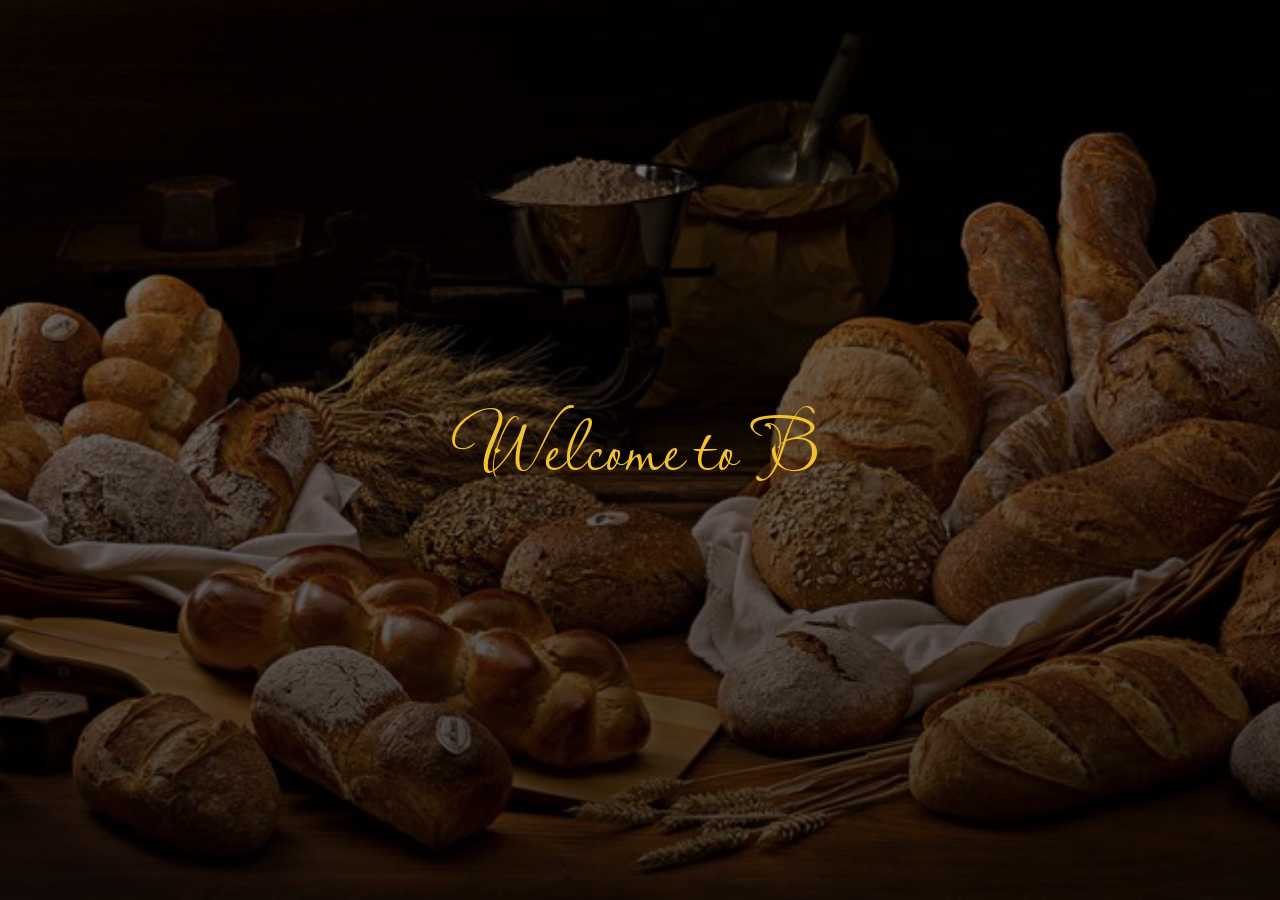
<file: index.html>
<!DOCTYPE html>
<html lang="en">

<head>
    <meta charset="UTF-8">
    <meta name="viewport" content="width=device-width, initial-scale=1.0">
    <title>Bread & Butter</title>
    <link rel="stylesheet" href="style.css">

</head>

<body>

    <div class="intro">

        <p id="typingText"></p>

        <a href="home.html">
            <button class="enter-btn">Click here to continue</button>
        </a>

    </div>

    <script>

        const text = "Welcome to Bread & Butter Bakery";
        let i = 0;

        function typeWriter() {

            if (i < text.length) {
                document.getElementById("typingText").innerHTML += text.charAt(i);
                i++;
                setTimeout(typeWriter, 80);
            }

            else {
                document.querySelector(".enter-btn").style.display = "inline-block";
            }

        }

        typeWriter();

        function enterSite() {
            window.location.href = "home.html";
        }

    </script>

</body>

</html>
</file>
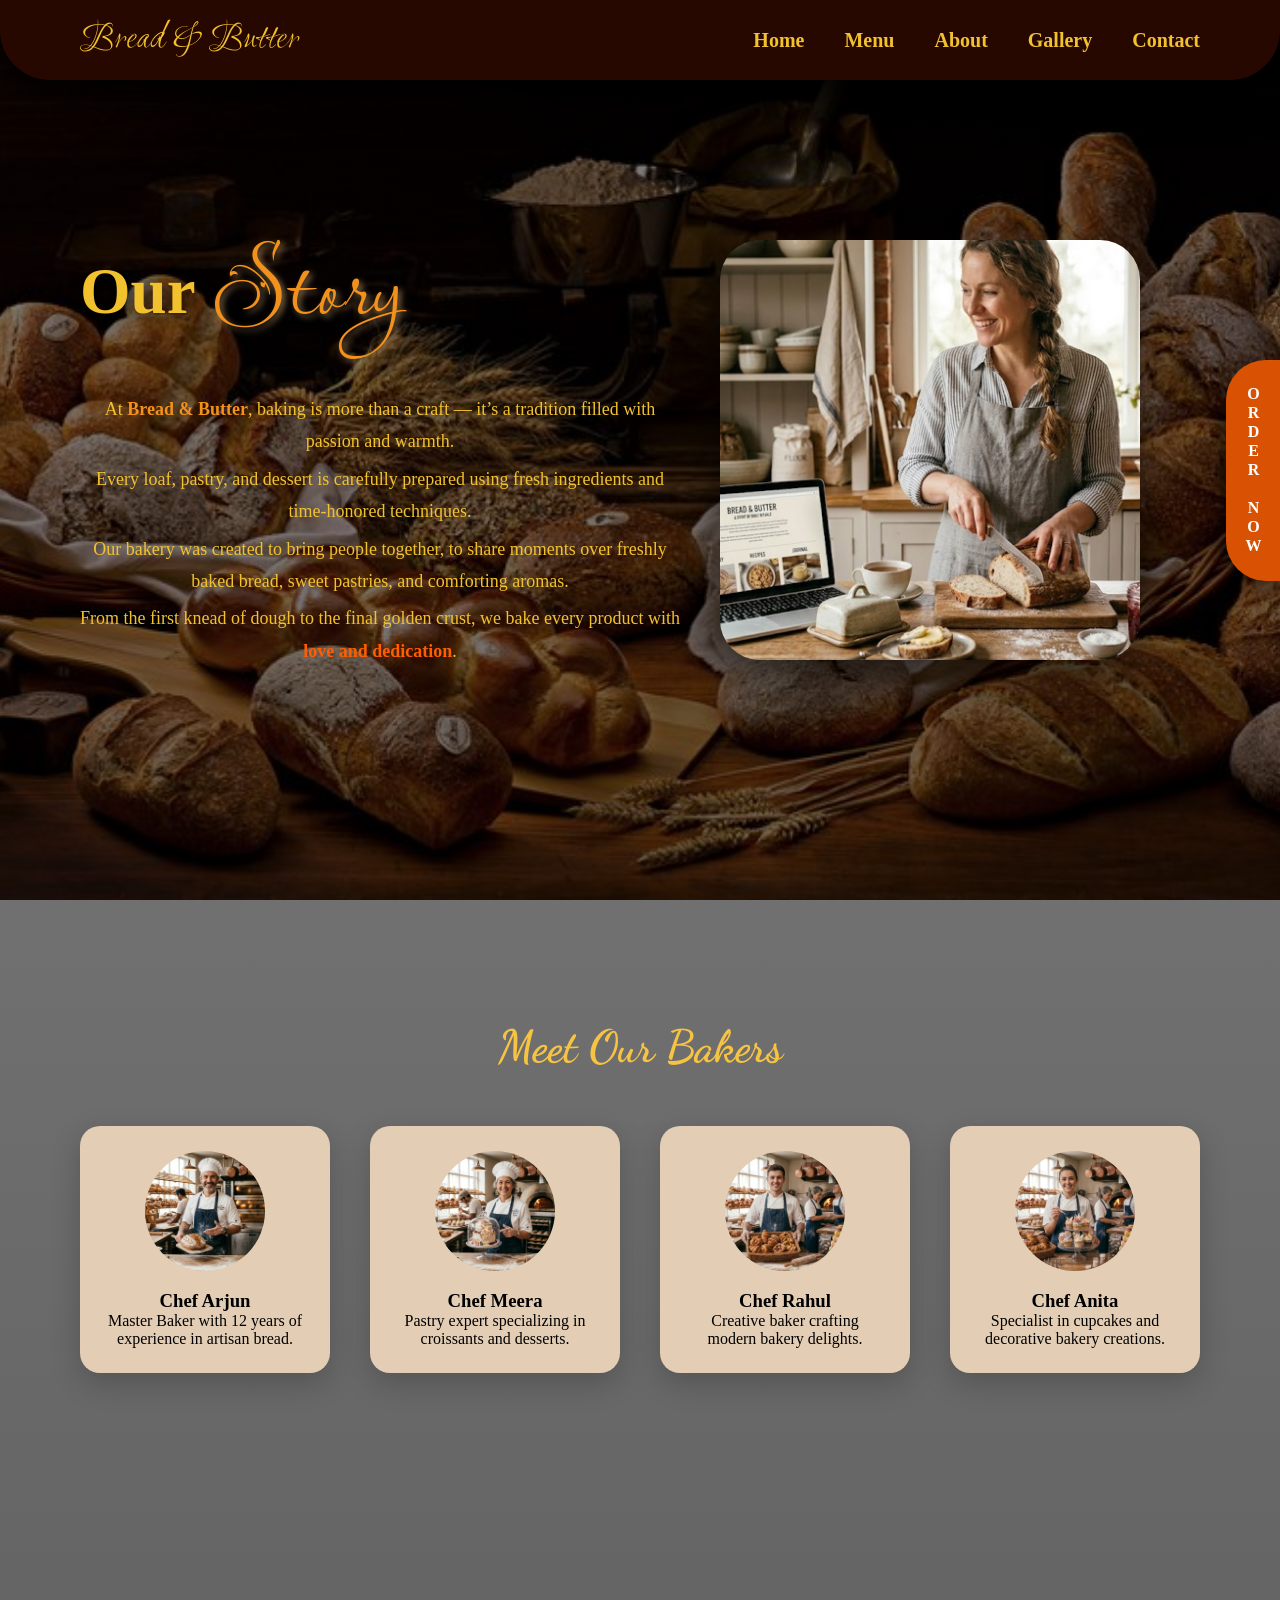
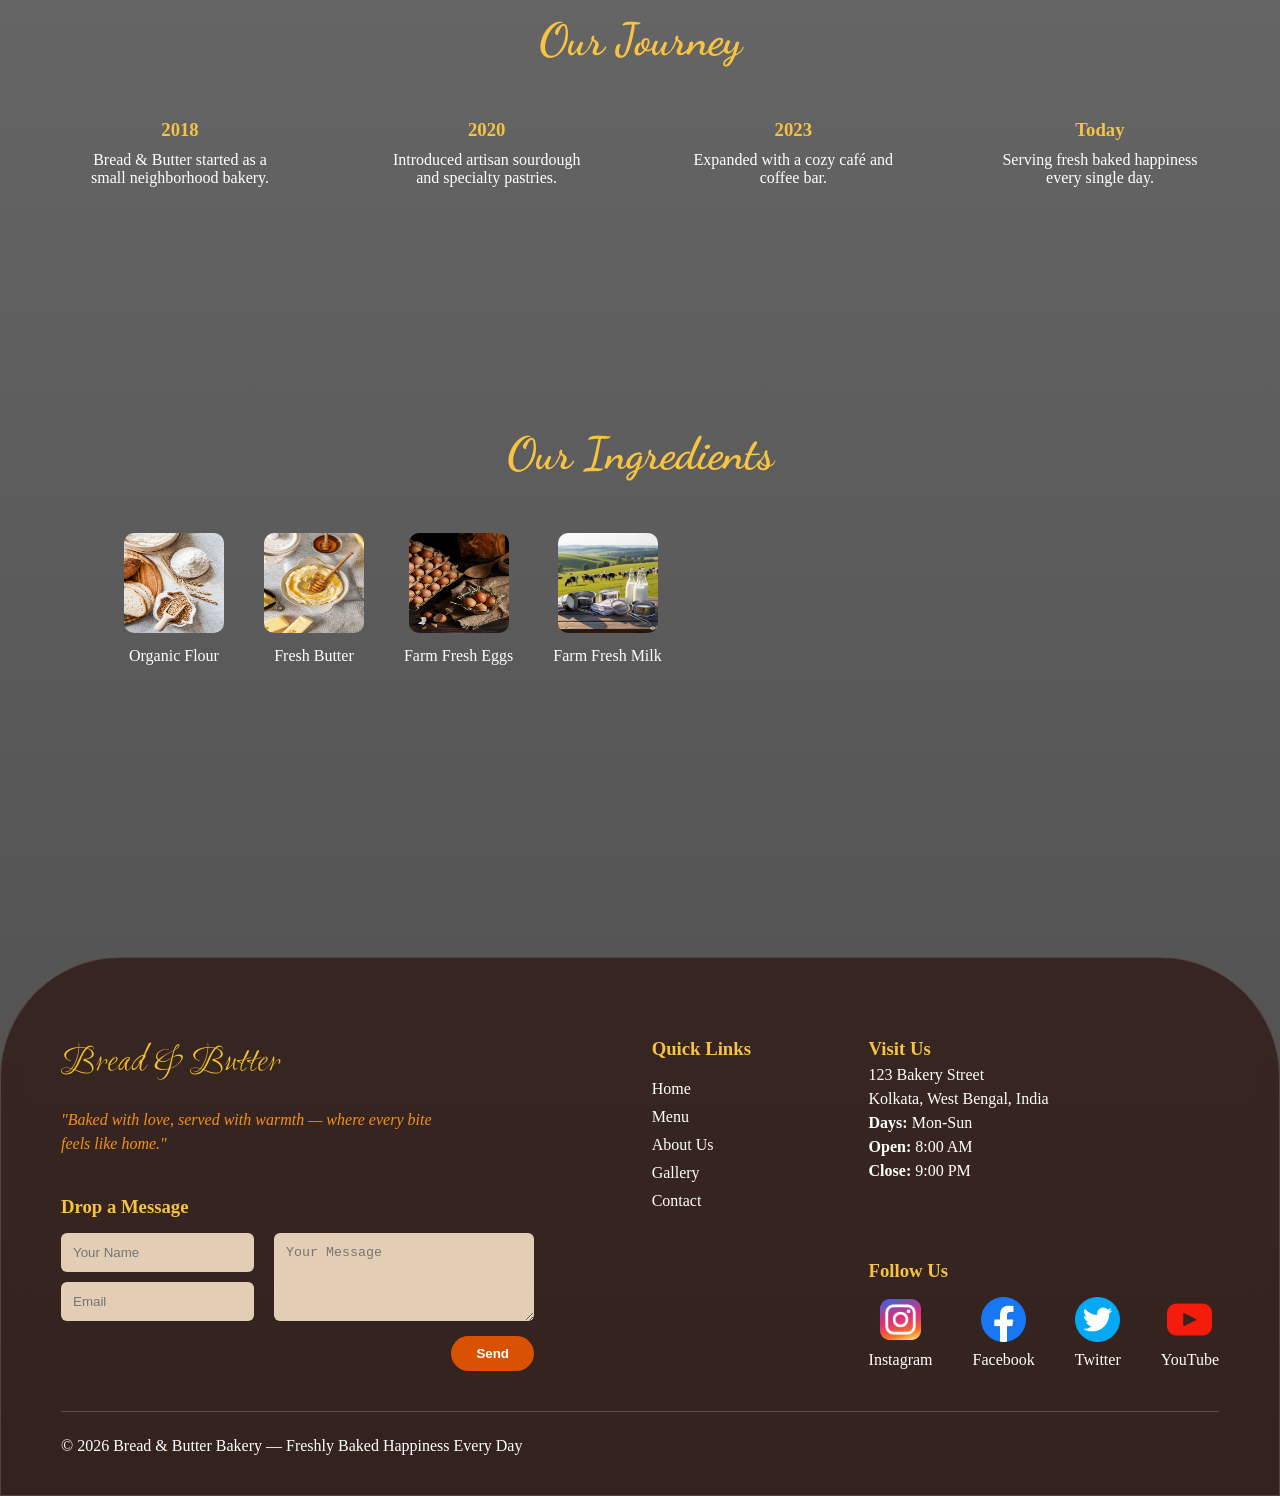
<file: about.html>
<!DOCTYPE html>
<html lang="en">

<head>
    <meta charset="UTF-8">
    <meta name="viewport" content="width=device-width, initial-scale=1.0">
    <title>Bread & Butter</title>
    <link rel="stylesheet" href="style.css">
</head>

<body>

    <div class="main">
        <a href="order.html" class="order-now">Order Now</a>

        <!-- NAVBAR -->
        <div class="navbar">
            <a href="home.html" class="logo">Bread & Butter</a>

            <div class="menu-toggle" id="menu-toggle">
                ☰
            </div>

            <ul class="nav-links">
                <li><a href="home.html">Home</a></li>
                <li><a href="menu.html">Menu</a></li>
                <li><a href="about.html">About</a></li>
                <li><a href="gallery.html">Gallery</a></li>
                <li><a href="contact.html">Contact</a></li>
            </ul>

        </div>

        <!-- ABOUT SECTION -->

        <section class="content">

            <div class="text-content">

                <h1>
                    Our <span class="script">Story</span>
                </h1>

                <div class="description">

                    <p>
                        At <strong>Bread & Butter</strong>, baking is more than a craft —
                        it’s a tradition filled with passion and warmth.
                    </p>

                    <p>
                        Every loaf, pastry, and dessert is carefully prepared
                        using fresh ingredients and time-honored techniques.
                    </p>

                    <p>
                        Our bakery was created to bring people together,
                        to share moments over freshly baked bread,
                        sweet pastries, and comforting aromas.
                    </p>

                    <p>
                        From the first knead of dough to the final golden crust,
                        we bake every product with <em>love and dedication</em>.
                    </p>

                </div>

            </div>

            <div class="image-slider">

                <img src="assets/about1.jpg" class="active">
                <img src="assets/about2.jpg">
                <img src="assets/about3.jpg">

            </div>

        </section>

        <section class="chefs">

            <div class="section-title">
                <h2>Meet Our Bakers</h2>
            </div>

            <div class="chef-grid">

                <div class="chef-card" data-name="Chef Arjun" data-gender="Male" data-age="38"
                    data-special="Artisan Bread" data-exp="12 Years"
                    data-bio="Chef Arjun is passionate about traditional bread baking and specializes in sourdough and rustic loaves."
                    data-img="assets/chefs/chef1.jpg">

                    <img src="assets/chefs/chef1.jpg">
                    <h3>Chef Arjun</h3>
                    <p>Master Baker with 12 years of experience in artisan bread.</p>
                </div>


                <div class="chef-card" data-name="Chef Meera" data-gender="Female" data-age="34"
                    data-special="Pastries & Croissants" data-exp="10 Years"
                    data-bio="Chef Meera creates delicate pastries and buttery croissants using traditional French baking techniques."
                    data-img="assets/chefs/chef2.jpg">

                    <img src="assets/chefs/chef2.jpg">
                    <h3>Chef Meera</h3>
                    <p>Pastry expert specializing in croissants and desserts.</p>
                </div>


                <div class="chef-card" data-name="Chef Rahul" data-gender="Male" data-age="36"
                    data-special="Modern Bakery Desserts" data-exp="11 Years"
                    data-bio="Chef Rahul blends creativity with baking science to design unique cakes and desserts loved by customers."
                    data-img="assets/chefs/chef3.jpg">

                    <img src="assets/chefs/chef3.jpg">
                    <h3>Chef Rahul</h3>
                    <p>Creative baker crafting modern bakery delights.</p>
                </div>


                <div class="chef-card" data-name="Chef Anita" data-gender="Female" data-age="32"
                    data-special="Cupcakes & Decorative Cakes" data-exp="9 Years"
                    data-bio="Chef Anita specializes in beautifully decorated cupcakes and celebration cakes with artistic designs."
                    data-img="assets/chefs/chef4.jpg">

                    <img src="assets/chefs/chef4.jpg">
                    <h3>Chef Anita</h3>
                    <p>Specialist in cupcakes and decorative bakery creations.</p>
                </div>

            </div>

        </section>


        <section class="timeline">
            <div class="section-title">
                <h2>Our Journey</h2>
            </div>

            <div class="timeline-container">

                <div class="timeline-item">
                    <h3>2018</h3>
                    <p>Bread & Butter started as a small neighborhood bakery.</p>
                </div>

                <div class="timeline-item">
                    <h3>2020</h3>
                    <p>Introduced artisan sourdough and specialty pastries.</p>
                </div>

                <div class="timeline-item">
                    <h3>2023</h3>
                    <p>Expanded with a cozy café and coffee bar.</p>
                </div>

                <div class="timeline-item">
                    <h3>Today</h3>
                    <p>Serving fresh baked happiness every single day.</p>
                </div>

            </div>

        </section>


        <section class="ingredients">
            <div class="section-title">
                <h2>Our Ingredients</h2>
            </div>

            <div class="ingredient-grid">

                <div class="ingredient">
                    <img src="assets/ingredients/flour.jpg">
                    <p>Organic Flour</p>
                </div>

                <div class="ingredient">
                    <img src="assets/ingredients/butter.jpg">
                    <p>Fresh Butter</p>
                </div>

                <div class="ingredient">
                    <img src="assets/ingredients/eggs.jpg">
                    <p>Farm Fresh Eggs</p>
                </div>

                <div class="ingredient">
                    <img src="assets/ingredients/milk.jpg">
                    <p>Farm Fresh Milk</p>
                </div>

                <div class="ingredient">
                    <img src="assets/ingredients/wheat.jpg">
                    <p>Natural Wheat Grains</p>
                </div>

                <div class="ingredient">
                    <img src="assets/ingredients/sugar.jpg">
                    <p>Fine Cane Sugar</p>
                </div>

                <div class="ingredient">
                    <img src="assets/ingredients/chocolate.jpg">
                    <p>Premium Chocolate</p>
                </div>

                <div class="ingredient">
                    <img src="assets/ingredients/yeast.jpg">
                    <p>Active Dry Yeast</p>
                </div>

                <div class="ingredient">
                    <img src="assets/ingredients/vanilla.jpg">
                    <p>Pure Vanilla Extract</p>
                </div>

                <div class="ingredient">
                    <img src="assets/ingredients/cocoa.jpg">
                    <p>Rich Cocoa Powder</p>
                </div>

            </div>

        </section>

        <!-- CHEF POPUP -->
        <div class="chef-popup" id="chefPopup">
            <div class="chef-popup-box">
                <span class="close-chef">&times;</span>
                <img id="chefImage">
                <h2 id="chefName"></h2>
                <p><strong>Gender:</strong> <span id="chefGender"></span></p>
                <p><strong>Age:</strong> <span id="chefAge"></span></p>
                <p><strong>Specialization:</strong> <span id="chefSpecial"></span></p>
                <p><strong>Experience:</strong> <span id="chefExp"></span></p>
                <div class="bio">
                    <p id="chefBio"></p>
                </div>

            </div>

        </div>

    </div>

    <!-- Footer -->
    <footer class="footer">

        <div class="footer-container">

            <!-- Left Section -->
            <div class="footer-left">
                <a href="home.html" class="logo">Bread & Butter</a>

                <p class="tagline">
                    "Baked with love, served with warmth — where every bite feels like home."
                </p>

                <h3 class="message-title">Drop a Message</h3>

                <div class="form">
                    <div class="form-left">
                        <input type="text" placeholder="Your Name" required>
                        <input type="email" placeholder="Email" required>
                    </div>

                    <textarea placeholder="Your Message" required></textarea>
                </div>

                <button class="send-btn">Send</button>
            </div>


            <!-- Quick Links -->
            <div class="footer-links">
                <h3>Quick Links</h3>
                <ul>
                    <li><a href="home.html">Home</a></li>
                    <li><a href="menu.html">Menu</a></li>
                    <li><a href="about.html">About Us</a></li>
                    <li><a href="gallery.html">Gallery</a></li>
                    <li><a href="contact.html">Contact</a></li>
                </ul>
            </div>


            <!-- Visit + Social -->
            <div class="footer-right">

                <div class="visit">
                    <h3>Visit Us</h3>
                    <p>123 Bakery Street</p>
                    <p>Kolkata, West Bengal, India</p>
                    <p><b>Days:</b> Mon-Sun</p>
                    <p><b>Open:</b> 8:00 AM</p>
                    <p><b>Close:</b> 9:00 PM</p>
                </div>

                <div class="social">
                    <h3>Follow Us</h3>

                    <div class="icons">
                        <div class="icon">
                            <img src="assets/icons/instagram.png"
                                onclick="window.open('https://instagram.com','_blank')" style="cursor:pointer;">
                            <p>Instagram</p>
                        </div>

                        <div class="icon">
                            <img src="assets/icons/facebook.png" onclick="window.open('https://facebook.com','_blank')"
                                style="cursor:pointer;">
                            <p>Facebook</p>
                        </div>

                        <div class="icon">
                            <img src="assets/icons/twitter.png" onclick="window.open('https://twitter.com','_blank')"
                                style="cursor:pointer;">
                            <p>Twitter</p>
                        </div>

                        <div class="icon">
                            <img src="assets/icons/youtube.png" onclick="window.open('https://youtube.com','_blank')"
                                style="cursor:pointer;">
                            <p>YouTube</p>
                        </div>
                    </div>
                </div>
            </div>
        </div>


        <div class="copyright">
            <p>© 2026 Bread & Butter Bakery — Freshly Baked Happiness Every Day</p>
        </div>

    </footer>

    <div id="messagePopup" class="order-popup">

        <div class="popup-box">
            <h2>Message Sent!</h2>
            <p>Your message has been sent successfully.</p>
            <button onclick="closeMessagePopup()">OK</button>
        </div>

    </div>


    <!-- JAVASCRIPT -->
    <script>

        //menu-toggle
        const toggle = document.querySelector(".menu-toggle");
        const nav = document.querySelector(".nav-links");
        toggle.addEventListener("click", () => {
            nav.classList.toggle("active");
            if (nav.classList.contains("active")) {
                toggle.innerHTML = "✕";
            } else {
                toggle.innerHTML = "☰";
            }
        });

        //chef
        document.addEventListener("DOMContentLoaded", function () {

            const chefCards = document.querySelectorAll(".chef-card");
            const popup = document.getElementById("chefPopup");

            const chefName = document.getElementById("chefName");
            const chefGender = document.getElementById("chefGender");
            const chefAge = document.getElementById("chefAge");
            const chefSpecial = document.getElementById("chefSpecial");
            const chefExp = document.getElementById("chefExp");
            const chefBio = document.getElementById("chefBio");
            const chefImage = document.getElementById("chefImage");

            const closeBtn = document.querySelector(".close-chef");


            chefCards.forEach(card => {

                card.addEventListener("click", () => {

                    chefName.textContent = card.dataset.name;
                    chefGender.textContent = card.dataset.gender;
                    chefAge.textContent = card.dataset.age;
                    chefSpecial.textContent = card.dataset.special;
                    chefExp.textContent = card.dataset.exp;
                    chefBio.textContent = card.dataset.bio;
                    chefImage.src = card.dataset.img;

                    popup.style.display = "flex";

                    document.body.style.overflow = "hidden";   // disable scroll
                });

            });


            closeBtn.addEventListener("click", () => {
                popup.style.display = "none";
                document.body.style.overflow = "auto";      // enable scroll
            });


            popup.addEventListener("click", (e) => {
                if (e.target === popup) {
                    popup.style.display = "none";
                    document.body.style.overflow = "auto";
                }
            });

        });

        //image slider
        const images = document.querySelectorAll(".image-slider img");
        let index = 0;
        function changeImage() {
            images[index].classList.remove("active");
            index++;
            if (index >= images.length) {
                index = 0;
            }
            images[index].classList.add("active");
        }
        setInterval(changeImage, 5000);


        //scroll trigger
        document.addEventListener("DOMContentLoaded", function () {

            const groups = [
                document.querySelectorAll(".chef-card"),
                document.querySelectorAll(".timeline-item"),
                document.querySelectorAll(".ingredient")
            ];

            const observer = new IntersectionObserver((entries) => {
                entries.forEach(entry => {
                    if (entry.isIntersecting) {

                        const items = entry.target.querySelectorAll(".chef-card, .timeline-item, .ingredient");

                        items.forEach((item, index) => {
                            setTimeout(() => {
                                item.classList.add("show");
                            }, index * 150);
                        });

                    }
                });
            }, { threshold: 0.2 });

            document.querySelectorAll(".chefs, .timeline, .ingredients")
                .forEach(section => observer.observe(section));

        });


        // footer form
        const sendBtn = document.querySelector(".send-btn");

        sendBtn.addEventListener("click", function () {

            const name = document.querySelector('.form input[type="text"]').value.trim();
            const email = document.querySelector('.form input[type="email"]').value.trim();
            const message = document.querySelector(".form textarea").value.trim();

            if (!name || !email || !message) {
                alert("Please fill all fields.");
                return;
            }

            // show popup
            document.getElementById("messagePopup").style.display = "flex";

            // disable background scroll
            document.body.style.overflow = "hidden";

            // clear form
            document.querySelector('.form input[type="text"]').value = "";
            document.querySelector('.form input[type="email"]').value = "";
            document.querySelector(".form textarea").value = "";
        });


        // CLOSE POPUP
        function closeMessagePopup() {

            document.getElementById("messagePopup").style.display = "none";

            // enable scrolling again
            document.body.style.overflow = "auto";
        }

    </script>

</body>

</html>
</file>
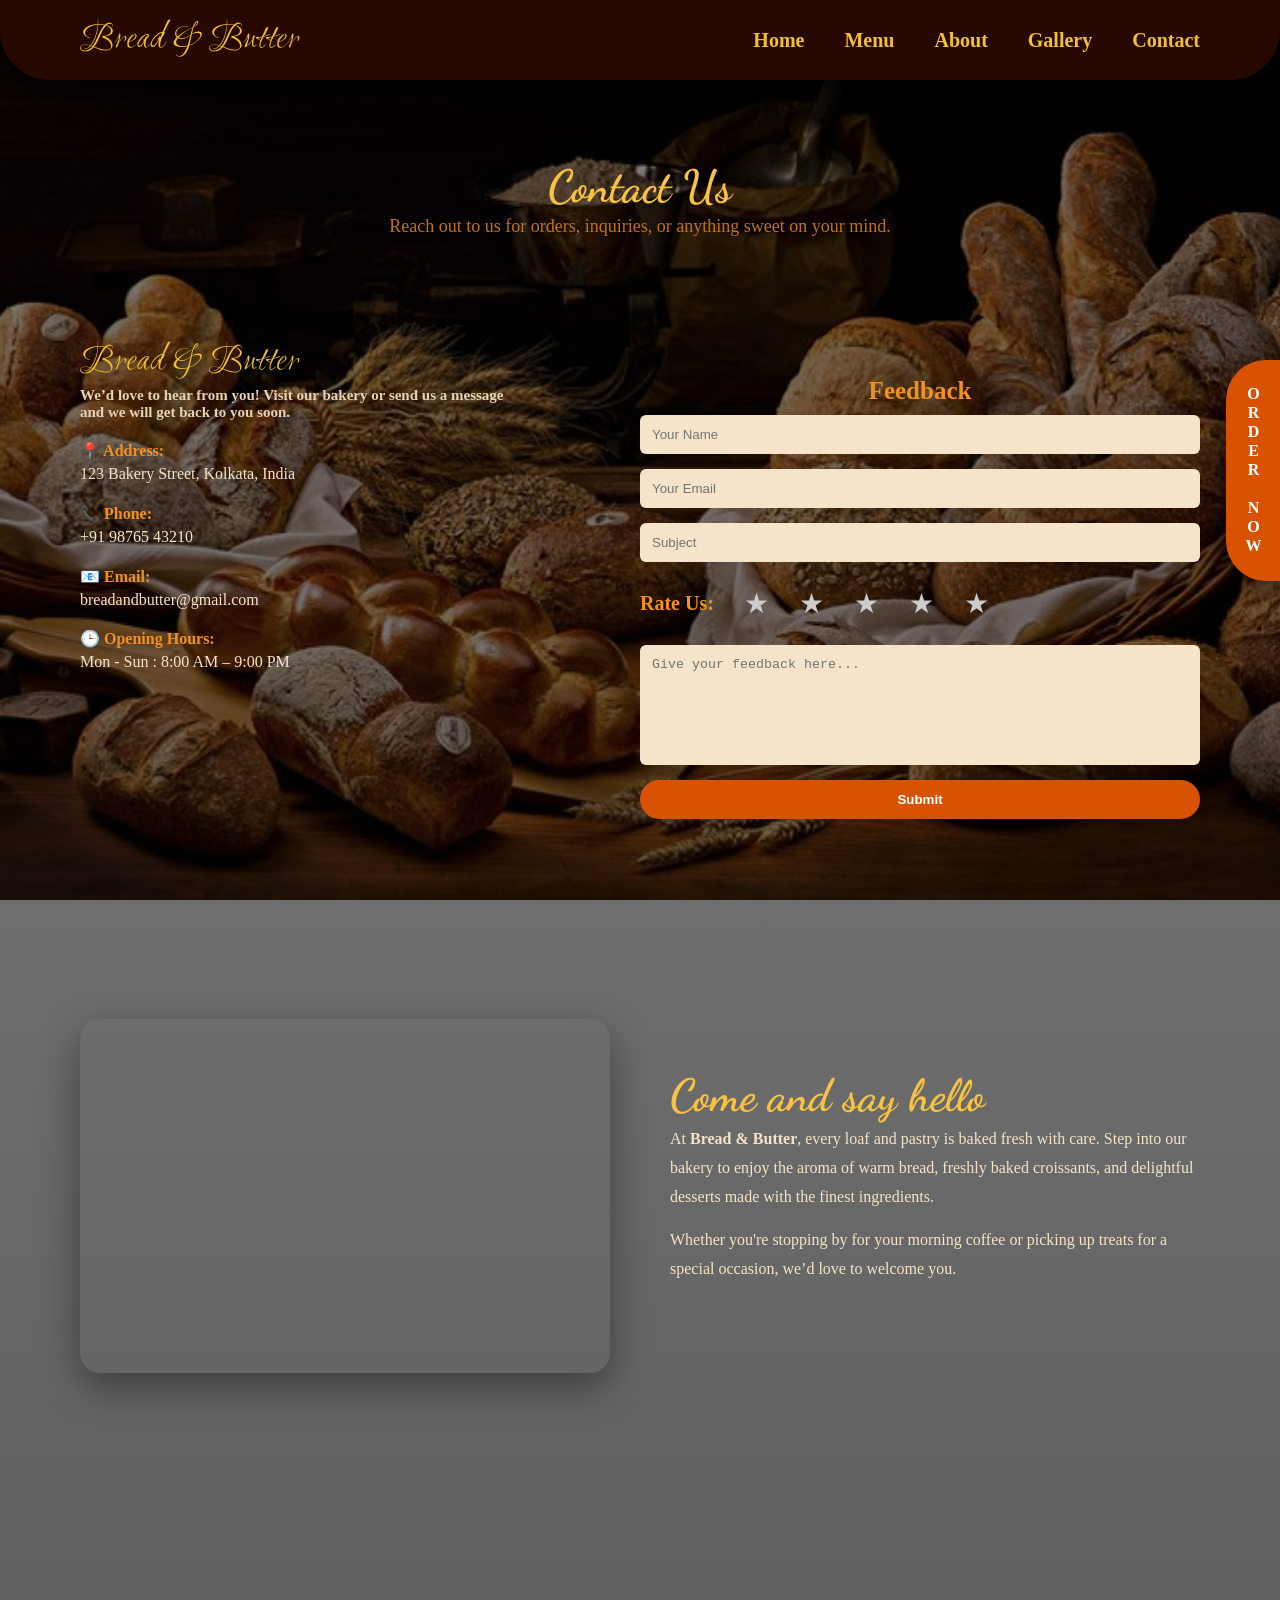
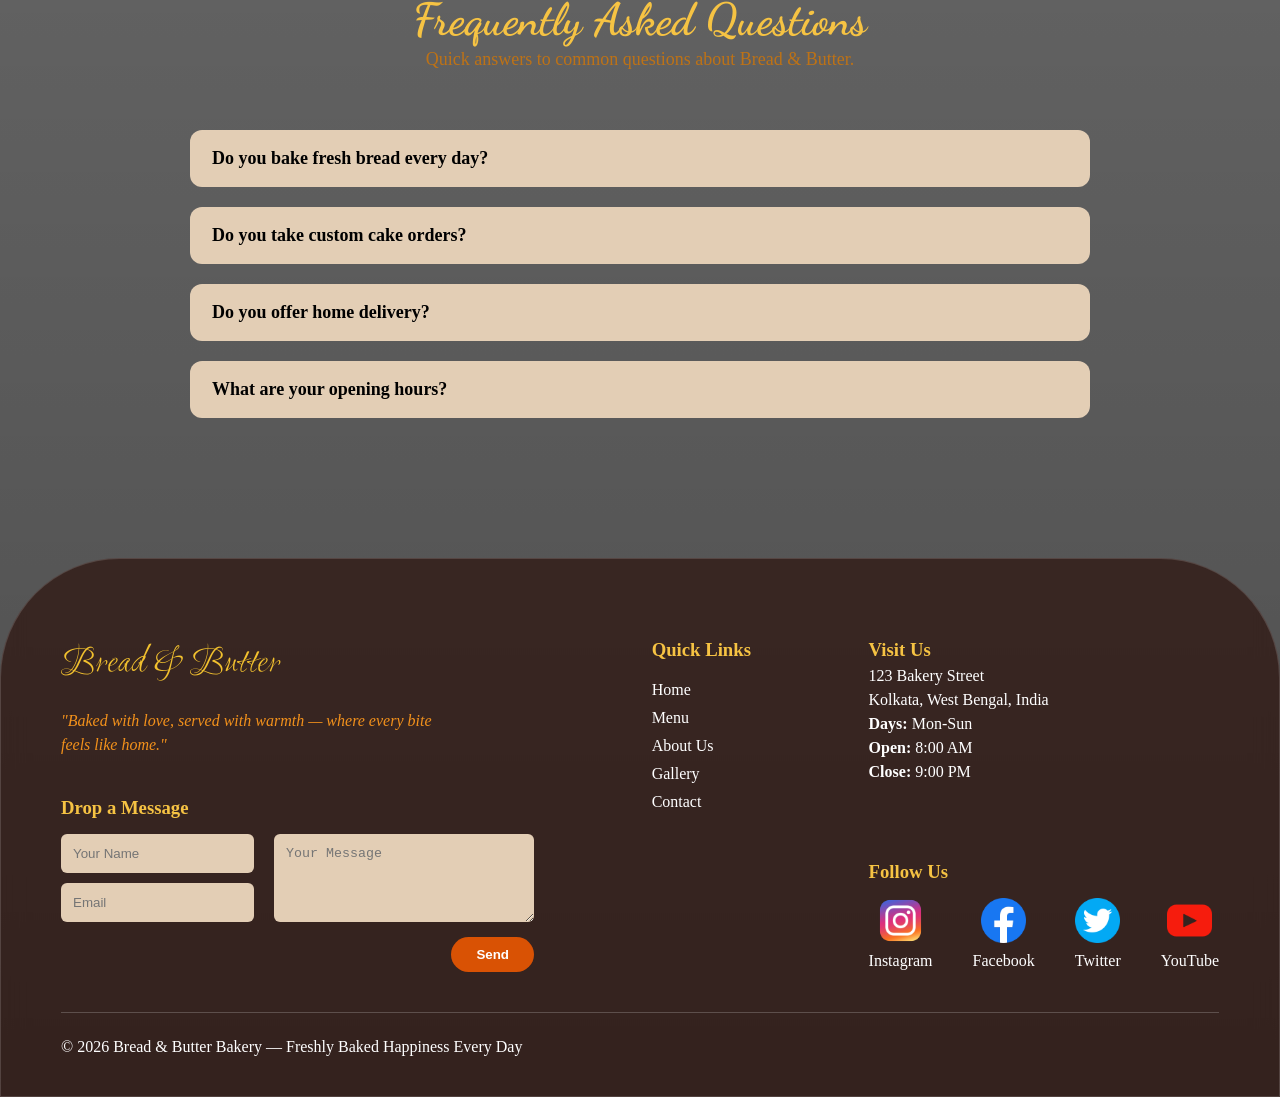
<file: contact.html>
<!DOCTYPE html>
<html lang="en">

<head>
    <meta charset="UTF-8">
    <meta name="viewport" content="width=device-width, initial-scale=1.0">
    <title>Bread & Butter</title>
    <link rel="stylesheet" href="style.css">
</head>

<body>

    <div class="main">
        <a href="order.html" class="order-now">Order Now</a>

        <!-- NAVBAR -->
        <div class="navbar">
            <a href="home.html" class="logo">Bread & Butter</a>

            <div class="menu-toggle" id="menu-toggle">
                ☰
            </div>

            <ul class="nav-links">
                <li><a href="home.html">Home</a></li>
                <li><a href="menu.html">Menu</a></li>
                <li><a href="about.html">About</a></li>
                <li><a href="gallery.html">Gallery</a></li>
                <li><a href="contact.html">Contact</a></li>
            </ul>

        </div>

        <section class="contact">
            <div class="section-title">
                <h2>Contact Us</h2>
                <p>Reach out to us for orders, inquiries, or anything sweet on your mind.</p>
            </div>
            <div class="contact-container">

                <!-- CONTACT INFO -->
                <div class="contact-info">
                    <div class="logo">
                        Bread & Butter
                    </div>
                    <h3>We’d love to hear from you! Visit our bakery or send us a message and we will get back to you
                        soon.
                    </h3>

                    <div class="contact-text">

                        <div class="info-item">
                            <h4>📍 Address:</h4>
                            <p>123 Bakery Street, Kolkata, India</p>
                        </div>

                        <div class="info-item">
                            <h4>📞 Phone:</h4>
                            <p>+91 98765 43210</p>
                        </div>

                        <div class="info-item">
                            <h4>📧 Email:</h4>
                            <p>breadandbutter@gmail.com</p>
                        </div>

                        <div class="info-item">
                            <h4>🕒 Opening Hours:</h4>
                            <p>Mon - Sun : 8:00 AM – 9:00 PM</p>
                        </div>
                    </div>
                </div>


                <!-- CONTACT FORM -->
                <div class="contact-form">
                    <h4>Feedback</h4>

                    <form>
                        <input type="text" placeholder="Your Name" required>
                        <input type="email" placeholder="Your Email" required>
                        <input type="text" placeholder="Subject">

                        <!-- STAR RATING -->
                        <div class="rating">
                            <span>Rate Us:</span>
                            <div class="rating-star">
                                <input type="radio" name="rating" id="star5" value="5">
                                <label for="star5">★</label>

                                <input type="radio" name="rating" id="star4" value="4">
                                <label for="star4">★</label>

                                <input type="radio" name="rating" id="star3" value="3">
                                <label for="star3">★</label>

                                <input type="radio" name="rating" id="star2" value="2">
                                <label for="star2">★</label>

                                <input type="radio" name="rating" id="star1" value="1">
                                <label for="star1">★</label>
                            </div>
                        </div>

                        <textarea placeholder="Give your feedback here..."></textarea>

                        <button type="submit">Submit</button>
                    </form>
                </div>
            </div>


            <!-- MAP -->
            <div class="contact-container">

                <!-- MAP LEFT -->
                <div class="contact-map">
                    <iframe src="https://www.google.com/maps?q=kolkata&output=embed" width="100%" height="350"
                        style="border:0;" allowfullscreen="" loading="lazy">
                    </iframe>
                </div>

                <!-- TEXT RIGHT -->
                <div class="contact-text">
                    <h3>Come and say hello</h3>

                    <p>
                        At <strong>Bread & Butter</strong>, every loaf and pastry is baked fresh with care.
                        Step into our bakery to enjoy the aroma of warm bread, freshly baked croissants,
                        and delightful desserts made with the finest ingredients.
                    </p>

                    <p>
                        Whether you're stopping by for your morning coffee or picking up treats for a
                        special occasion, we’d love to welcome you.
                    </p>
                </div>

            </div>

        </section>
    </div>

    <!-- POPUP -->
    <div id="orderPopup" class="order-popup">
        <div class="popup-box">
            <h2>Thank You!</h2>
            <p>Your feedback has been submitted successfully.</p>
            <button onclick="closePopup()">OK</button>
        </div>
    </div>

    <!-- FAQ -->
    <section class="faq">
        <div class="section-title">
            <h2>Frequently Asked Questions</h2>
            <p>Quick answers to common questions about Bread & Butter.</p>
        </div>

        <div class="faq-container">

            <div class="faq-item">
                <div class="faq-question">Do you bake fresh bread every day?</div>
                <div class="faq-answer">
                    Yes! All our breads and pastries are baked fresh daily using high-quality ingredients.
                </div>
            </div>

            <div class="faq-item">
                <div class="faq-question">Do you take custom cake orders?</div>
                <div class="faq-answer">
                    Absolutely. You can place custom cake orders at least 24 hours in advance.
                </div>
            </div>

            <div class="faq-item">
                <div class="faq-question">Do you offer home delivery?</div>
                <div class="faq-answer">
                    Yes, we offer delivery within selected areas. Please contact us for delivery availability.
                </div>
            </div>

            <div class="faq-item">
                <div class="faq-question">What are your opening hours?</div>
                <div class="faq-answer">
                    We are open Monday to Sunday from 8:00 AM to 9:00 PM.
                </div>
            </div>

        </div>

    </section>

    <!-- Footer -->
    <footer class="footer">

        <div class="footer-container">

            <!-- Left Section -->
            <div class="footer-left">
                <a href="home.html" class="logo">Bread & Butter</a>

                <p class="tagline">
                    "Baked with love, served with warmth — where every bite feels like home."
                </p>

                <h3 class="message-title">Drop a Message</h3>

                <div class="form">
                    <div class="form-left">
                        <input type="text" placeholder="Your Name" required>
                        <input type="email" placeholder="Email" required>
                    </div>

                    <textarea placeholder="Your Message" required></textarea>
                </div>

                <button class="send-btn">Send</button>
            </div>


            <!-- Quick Links -->
            <div class="footer-links">
                <h3>Quick Links</h3>
                <ul>
                    <li><a href="home.html">Home</a></li>
                    <li><a href="menu.html">Menu</a></li>
                    <li><a href="about.html">About Us</a></li>
                    <li><a href="gallery.html">Gallery</a></li>
                    <li><a href="contact.html">Contact</a></li>
                </ul>
            </div>

            <!-- Visit + Social -->
            <div class="footer-right">

                <div class="visit">
                    <h3>Visit Us</h3>
                    <p>123 Bakery Street</p>
                    <p>Kolkata, West Bengal, India</p>
                    <p><b>Days:</b> Mon-Sun</p>
                    <p><b>Open:</b> 8:00 AM</p>
                    <p><b>Close:</b> 9:00 PM</p>
                </div>

                <div class="social">
                    <h3>Follow Us</h3>

                    <div class="icons">
                        <div class="icon">
                            <img src="assets/icons/instagram.png"
                                onclick="window.open('https://instagram.com','_blank')" style="cursor:pointer;">
                            <p>Instagram</p>
                        </div>

                        <div class="icon">
                            <img src="assets/icons/facebook.png" onclick="window.open('https://facebook.com','_blank')"
                                style="cursor:pointer;">
                            <p>Facebook</p>
                        </div>

                        <div class="icon">
                            <img src="assets/icons/twitter.png" onclick="window.open('https://twitter.com','_blank')"
                                style="cursor:pointer;">
                            <p>Twitter</p>
                        </div>

                        <div class="icon">
                            <img src="assets/icons/youtube.png" onclick="window.open('https://youtube.com','_blank')"
                                style="cursor:pointer;">
                            <p>YouTube</p>
                        </div>
                    </div>
                </div>
            </div>
        </div>


        <div class="copyright">
            <p>© 2026 Bread & Butter Bakery — Freshly Baked Happiness Every Day</p>
        </div>

    </footer>

    <div id="messagePopup" class="order-popup">

        <div class="popup-box">
            <h2>Message Sent!</h2>
            <p>Your message has been sent successfully.</p>
            <button onclick="closeMessagePopup()">OK</button>
        </div>

    </div>


    <!-- JAVASCRIPT -->
    <script>
        //menu-toggle
        const toggle = document.querySelector(".menu-toggle");
        const nav = document.querySelector(".nav-links");
        toggle.addEventListener("click", () => {
            nav.classList.toggle("active");
            if (nav.classList.contains("active")) {
                toggle.innerHTML = "✕";
            } else {
                toggle.innerHTML = "☰";
            }
        });

        //faq
        const faqItems = document.querySelectorAll(".faq-item");
        faqItems.forEach(item => {
            item.addEventListener("click", () => {
                faqItems.forEach(faq => {
                    if (faq !== item) {
                        faq.classList.remove("active");
                    }
                });
                item.classList.toggle("active");
            });
        });

        //feedback
        document.addEventListener("DOMContentLoaded", function () {

            const form = document.querySelector(".contact-form form");
            const popup = document.getElementById("orderPopup");
            const popupButton = popup.querySelector("button");

            form.addEventListener("submit", function (e) {
                e.preventDefault();

                const name = form.querySelector('input[placeholder="Your Name"]').value.trim();
                const email = form.querySelector('input[placeholder="Your Email"]').value.trim();
                const subject = form.querySelector('input[placeholder="Subject"]').value.trim();
                const message = form.querySelector("textarea").value.trim();

                const rating = form.querySelector('input[name="rating"]:checked');

                if (!name || !email || !message) {
                    alert("Please fill all required fields.");
                    return;
                }

                if (!rating) {
                    alert("Please select a rating.");
                    return;
                }

                // Optional: you can access rating value
                const ratingValue = rating.value;
                console.log("Rating:", ratingValue);

                popup.style.display = "flex";
                form.reset();
            });

            popupButton.addEventListener("click", function () {
                popup.style.display = "none";
            });

            popup.addEventListener("click", function (e) {
                if (e.target === popup) {
                    popup.style.display = "none";
                }
            });

        });


        //scroll trigger
        document.addEventListener("DOMContentLoaded", function () {

            const elements = document.querySelectorAll(
                ".contact-map, .contact-text, .faq-item"
            );

            const observer = new IntersectionObserver((entries) => {
                entries.forEach(entry => {
                    if (entry.isIntersecting) {
                        entry.target.classList.add("show");
                    }
                });
            }, { threshold: 0.2 });

            elements.forEach(el => observer.observe(el));

        });


        // footer form
        const sendBtn = document.querySelector(".send-btn");

        sendBtn.addEventListener("click", function () {

            const name = document.querySelector('.form input[type="text"]').value.trim();
            const email = document.querySelector('.form input[type="email"]').value.trim();
            const message = document.querySelector(".form textarea").value.trim();

            if (!name || !email || !message) {
                alert("Please fill all fields.");
                return;
            }

            // show popup
            document.getElementById("messagePopup").style.display = "flex";

            // disable background scroll
            document.body.style.overflow = "hidden";

            // clear form
            document.querySelector('.form input[type="text"]').value = "";
            document.querySelector('.form input[type="email"]').value = "";
            document.querySelector(".form textarea").value = "";
        });


        // CLOSE POPUP
        function closeMessagePopup() {

            document.getElementById("messagePopup").style.display = "none";

            // enable scrolling again
            document.body.style.overflow = "auto";
        }

    </script>

</body>

</html>
</file>
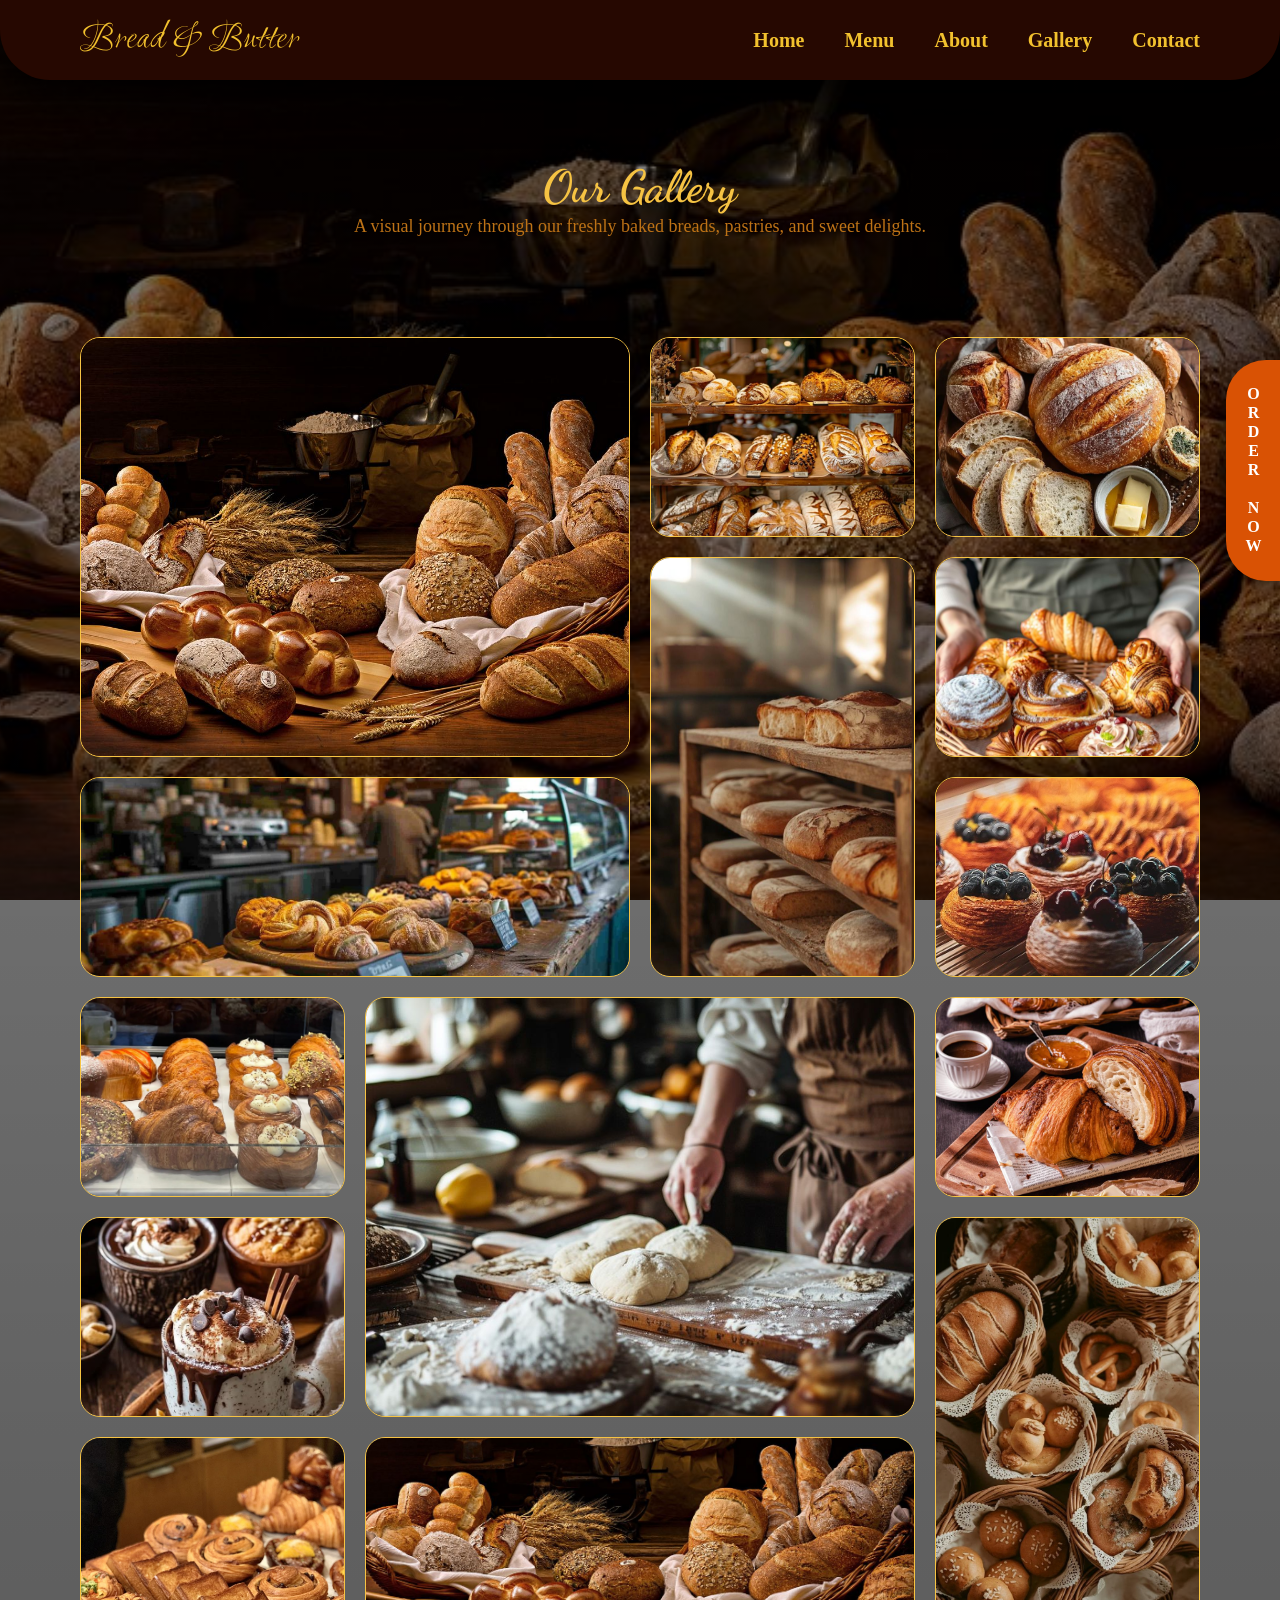
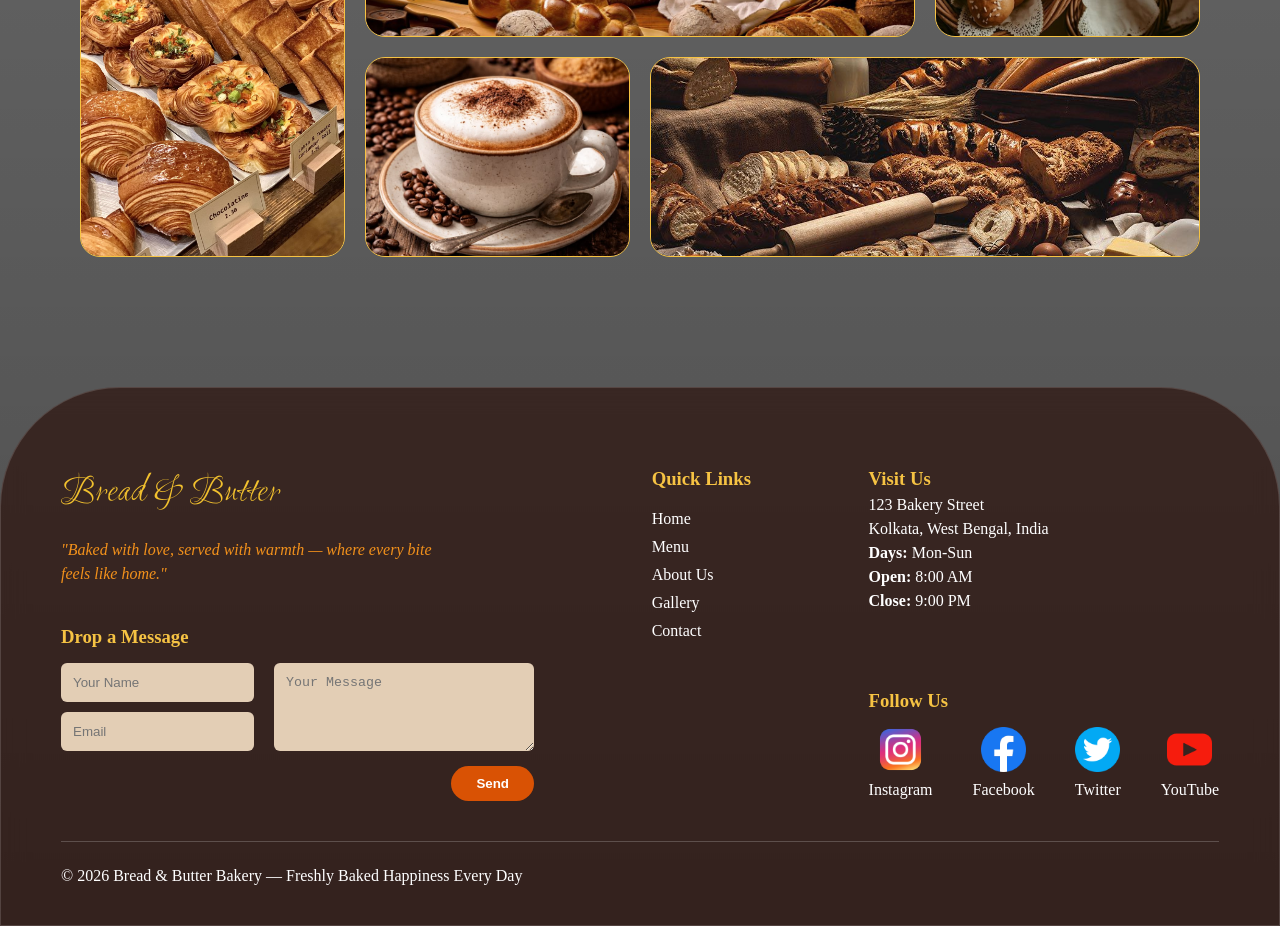
<file: gallery.html>
<!DOCTYPE html>
<html lang="en">

<head>
    <meta charset="UTF-8">
    <meta name="viewport" content="width=device-width, initial-scale=1.0">
    <title>Bread & Butter</title>
    <link rel="stylesheet" href="style.css">
</head>

<body>

    <div class="main">
        <a href="order.html" class="order-now">Order Now</a>

        <header>
            <!-- NAVBAR -->
            <div class="navbar">
                <a href="home.html" class="logo">Bread & Butter</a>

                <div class="menu-toggle" id="menu-toggle">
                    ☰
                </div>

                <ul class="nav-links">
                    <li><a href="home.html">Home</a></li>
                    <li><a href="menu.html">Menu</a></li>
                    <li><a href="about.html">About</a></li>
                    <li><a href="gallery.html">Gallery</a></li>
                    <li><a href="contact.html">Contact</a></li>
                </ul>

            </div>
        </header>

        <!-- Gallery Section -->
        <section class="gallery">
            <div class="section-title">
                <h2>Our Gallery</h2>
                <p>A visual journey through our freshly baked breads, pastries, and sweet delights.</p>
            </div>

            <div class="gallery-grid">

                <img src="assets/gallery/1.jpg" class="big reveal">
                <img src="assets/gallery/2.jpg" class="reveal">
                <img src="assets/gallery/3.jpg" class="reveal">
                <img src="assets/gallery/4.jpg" class="tall reveal">
                <img src="assets/gallery/5.jpg" class="reveal">
                <img src="assets/gallery/6.jpg" class="wide reveal">
                <img src="assets/gallery/7.jpg" class="reveal">
                <img src="assets/gallery/8.jpg" class="reveal">
                <img src="assets/gallery/9.jpg" class="big reveal">
                <img src="assets/gallery/10.jpg" class="reveal">
                <img src="assets/gallery/11.jpg" class="reveal">
                <img src="assets/gallery/12.jpg" class="tall reveal">
                <img src="assets/gallery/13.jpg" class="tall reveal">
                <img src="assets/gallery/14.jpg" class="wide reveal">
                <img src="assets/gallery/15.jpg" class="reveal">
                <img src="assets/gallery/16.jpg" class="wide reveal">

            </div>
        </section>
    </div>

    <!-- FULLSCREEN GALLERY PREVIEW -->
    <div id="galleryPreview" class="gallery-preview">
        <button class="close-preview" onclick="closePreview()">✕</button>
        <img id="previewImg">
    </div>


    <!-- Footer -->
    <footer class="footer">

        <div class="footer-container">

            <!-- Left Section -->
            <div class="footer-left">
                <a href="home.html" class="logo">Bread & Butter</a>

                <p class="tagline">
                    "Baked with love, served with warmth — where every bite feels like home."
                </p>

                <h3 class="message-title">Drop a Message</h3>

                <div class="form">
                    <div class="form-left">
                        <input type="text" placeholder="Your Name" required>
                        <input type="email" placeholder="Email" required>
                    </div>

                    <textarea placeholder="Your Message" required></textarea>
                </div>

                <button class="send-btn">Send</button>
            </div>


            <!-- Quick Links -->
            <div class="footer-links">
                <h3>Quick Links</h3>
                <ul>
                    <li><a href="home.html">Home</a></li>
                    <li><a href="menu.html">Menu</a></li>
                    <li><a href="about.html">About Us</a></li>
                    <li><a href="gallery.html">Gallery</a></li>
                    <li><a href="contact.html">Contact</a></li>
                </ul>
            </div>


            <!-- Visit + Social -->
            <div class="footer-right">

                <div class="visit">
                    <h3>Visit Us</h3>
                    <p>123 Bakery Street</p>
                    <p>Kolkata, West Bengal, India</p>
                    <p><b>Days:</b> Mon-Sun</p>
                    <p><b>Open:</b> 8:00 AM</p>
                    <p><b>Close:</b> 9:00 PM</p>
                </div>

                <div class="social">
                    <h3>Follow Us</h3>

                    <div class="icons">
                        <div class="icon">
                            <img src="assets/icons/instagram.png"
                                onclick="window.open('https://instagram.com','_blank')" style="cursor:pointer;">
                            <p>Instagram</p>
                        </div>

                        <div class="icon">
                            <img src="assets/icons/facebook.png" onclick="window.open('https://facebook.com','_blank')"
                                style="cursor:pointer;">
                            <p>Facebook</p>
                        </div>

                        <div class="icon">
                            <img src="assets/icons/twitter.png" onclick="window.open('https://twitter.com','_blank')"
                                style="cursor:pointer;">
                            <p>Twitter</p>
                        </div>

                        <div class="icon">
                            <img src="assets/icons/youtube.png" onclick="window.open('https://youtube.com','_blank')"
                                style="cursor:pointer;">
                            <p>YouTube</p>
                        </div>
                    </div>

                </div>

            </div>

        </div>


        <div class="copyright">
            <p>© 2026 Bread & Butter Bakery — Freshly Baked Happiness Every Day</p>
        </div>

    </footer>

    <div id="messagePopup" class="order-popup">

        <div class="popup-box">
            <h2>Message Sent!</h2>
            <p>Your message has been sent successfully.</p>
            <button onclick="closeMessagePopup()">OK</button>
        </div>

    </div>


    <!-- JAVASCRIPT -->
    <script>
        //menu-toggle
        const toggle = document.querySelector(".menu-toggle");
        const nav = document.querySelector(".nav-links");
        toggle.addEventListener("click", () => {
            nav.classList.toggle("active");
            if (nav.classList.contains("active")) {
                toggle.innerHTML = "✕";
            } else {
                toggle.innerHTML = "☰";
            }
        });

        //scroll trigger
        let lastScroll = 0;

        document.addEventListener("DOMContentLoaded", function () {

            const elements = document.querySelectorAll(".reveal");

            const observer = new IntersectionObserver((entries) => {
                entries.forEach(entry => {
                    if (entry.isIntersecting) {

                        const currentScroll = window.pageYOffset;

                        entry.target.classList.remove("show-bottom", "show-top");

                        /* first appearance */
                        if (!entry.target.classList.contains("revealed")) {
                            entry.target.classList.add("show-bottom");
                            entry.target.classList.add("revealed");
                        }
                        else {
                            /* detect scroll direction */
                            if (currentScroll > lastScroll) {
                                entry.target.classList.add("show-bottom");
                            } else {
                                entry.target.classList.add("show-top");
                            }
                        }

                        lastScroll = currentScroll;

                    }
                });
            }, { threshold: 0.2 });

            elements.forEach(el => observer.observe(el));

        });


        /* GALLERY FULLSCREEN */
        const galleryImages = document.querySelectorAll(".gallery-grid img");
        const preview = document.getElementById("galleryPreview");
        const previewImg = document.getElementById("previewImg");

        galleryImages.forEach(img => {

            img.addEventListener("click", function () {

                preview.style.display = "flex";
                previewImg.src = this.src;

                /* disable scroll */
                document.body.style.overflow = "hidden";

            });

        });

        function closePreview() {

            preview.style.display = "none";

            /* enable scroll */
            document.body.style.overflow = "auto";

        }


        // footer form
        const sendBtn = document.querySelector(".send-btn");

        sendBtn.addEventListener("click", function () {

            const name = document.querySelector('.form input[type="text"]').value.trim();
            const email = document.querySelector('.form input[type="email"]').value.trim();
            const message = document.querySelector(".form textarea").value.trim();

            if (!name || !email || !message) {
                alert("Please fill all fields.");
                return;
            }

            // show popup
            document.getElementById("messagePopup").style.display = "flex";

            // disable background scroll
            document.body.style.overflow = "hidden";

            // clear form
            document.querySelector('.form input[type="text"]').value = "";
            document.querySelector('.form input[type="email"]').value = "";
            document.querySelector(".form textarea").value = "";
        });


        // CLOSE POPUP
        function closeMessagePopup() {

            document.getElementById("messagePopup").style.display = "none";

            // enable scrolling again
            document.body.style.overflow = "auto";
        }

    </script>

</body>

</html>
</file>
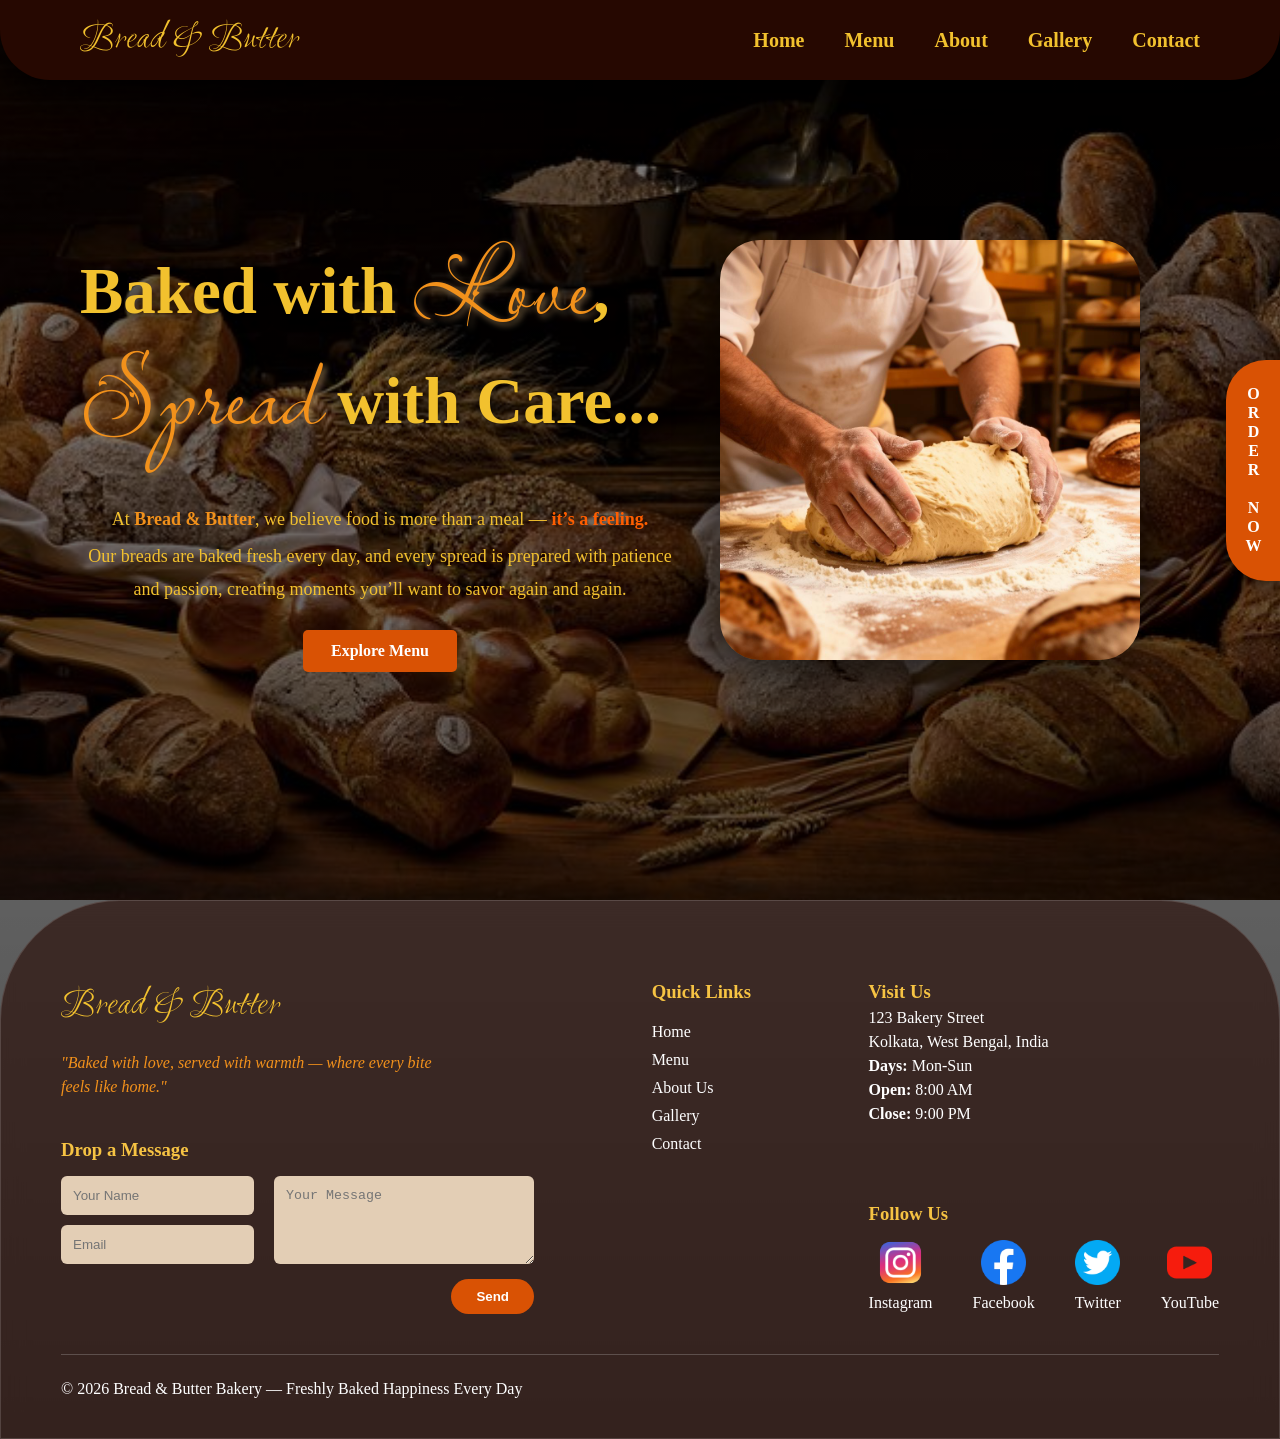
<file: home.html>
<!DOCTYPE html>
<html lang="en">

<head>
    <meta charset="UTF-8">
    <meta name="viewport" content="width=device-width, initial-scale=1.0">
    <title>Bread & Butter</title>
    <link rel="stylesheet" href="style.css">
</head>

<body>

    <div class="main">
        <a href="order.html" class="order-now">Order Now</a>

        <!-- NAVBAR -->
        <div class="navbar">
            <a href="home.html" class="logo">Bread & Butter</a>

            <div class="menu-toggle" id="menu-toggle">
                ☰
            </div>

            <ul class="nav-links" id="nav-links">
                <li><a href="home.html">Home</a></li>
                <li><a href="menu.html">Menu</a></li>
                <li><a href="about.html">About</a></li>
                <li><a href="gallery.html">Gallery</a></li>
                <li><a href="contact.html">Contact</a></li>
            </ul>
        </div>

        <!-- HERO CONTENT -->
        <div class="content">
            <div class="text-content">

                <h1>
                    Baked with <span class="script">Love</span>,<br>
                    <span class="script">Spread</span> with Care...
                </h1>

                <div class="description">
                    <p>
                        At <strong>Bread & Butter</strong>, we believe food is more than a meal —
                        <em>it’s a feeling.</em>
                    </p>

                    <p>
                        Our breads are baked fresh every day, and every spread is prepared with patience and passion,
                        creating moments you’ll want to savor again and again.
                    </p>

                    <a href="menu.html" class="hero-btn">Explore Menu</a>

                </div>

            </div>

            <div class="image-slider">
                <img src="assets/img1.jpg" class="active">
                <img src="assets/img2.jpg">
                <img src="assets/img3.jpg">
                <img src="assets/img4.jpg">
            </div>

        </div>

    </div>

    <!-- Footer -->
    <footer class="footer">

        <div class="footer-container">

            <!-- Left Section -->
            <div class="footer-left">
                <a href="home.html" class="logo">Bread & Butter</a>

                <p class="tagline">
                    "Baked with love, served with warmth — where every bite feels like home."
                </p>

                <h3 class="message-title">Drop a Message</h3>

                <div class="form">
                    <div class="form-left">
                        <input type="text" placeholder="Your Name" required>
                        <input type="email" placeholder="Email" required>
                    </div>

                    <textarea placeholder="Your Message" required></textarea>
                </div>

                <button class="send-btn">Send</button>
            </div>


            <!-- Quick Links -->
            <div class="footer-links">
                <h3>Quick Links</h3>
                <ul>
                    <li><a href="home.html">Home</a></li>
                    <li><a href="menu.html">Menu</a></li>
                    <li><a href="about.html">About Us</a></li>
                    <li><a href="gallery.html">Gallery</a></li>
                    <li><a href="contact.html">Contact</a></li>
                </ul>
            </div>


            <!-- Visit + Social -->
            <div class="footer-right">

                <div class="visit">
                    <h3>Visit Us</h3>
                    <p>123 Bakery Street</p>
                    <p>Kolkata, West Bengal, India</p>
                    <p><b>Days:</b> Mon-Sun</p>
                    <p><b>Open:</b> 8:00 AM</p>
                    <p><b>Close:</b> 9:00 PM</p>
                </div>

                <div class="social">
                    <h3>Follow Us</h3>

                    <div class="icons">
                        <div class="icon">
                            <img src="assets/icons/instagram.png"
                                onclick="window.open('https://instagram.com','_blank')" style="cursor:pointer;">
                            <p>Instagram</p>
                        </div>

                        <div class="icon">
                            <img src="assets/icons/facebook.png" onclick="window.open('https://facebook.com','_blank')"
                                style="cursor:pointer;">
                            <p>Facebook</p>
                        </div>

                        <div class="icon">
                            <img src="assets/icons/twitter.png" onclick="window.open('https://twitter.com','_blank')"
                                style="cursor:pointer;">
                            <p>Twitter</p>
                        </div>

                        <div class="icon">
                            <img src="assets/icons/youtube.png" onclick="window.open('https://youtube.com','_blank')"
                                style="cursor:pointer;">
                            <p>YouTube</p>
                        </div>

                    </div>
                </div>
            </div>
        </div>

        <div class="copyright">
            <p>© 2026 Bread & Butter Bakery — Freshly Baked Happiness Every Day</p>
        </div>

    </footer>

    <div id="messagePopup" class="order-popup">

        <div class="popup-box">
            <h2>Message Sent!</h2>
            <p>Your message has been sent successfully.</p>
            <button onclick="closeMessagePopup()">OK</button>
        </div>

    </div>


    <!-- JAVASCRIPT -->
    <script>

        //menu-toggle
        const toggle = document.querySelector(".menu-toggle");
        const nav = document.querySelector(".nav-links");
        toggle.addEventListener("click", () => {
            nav.classList.toggle("active");
            if (nav.classList.contains("active")) {
                toggle.innerHTML = "✕";
            } else {
                toggle.innerHTML = "☰";
            }
        });


        //image slider
        const images = document.querySelectorAll(".image-slider img");
        let index = 0;
        function changeImage() {
            images[index].classList.remove("active");
            index++;
            if (index >= images.length) {
                index = 0;
            }
            images[index].classList.add("active");
        }
        setInterval(changeImage, 5000);


        // footer form
        const sendBtn = document.querySelector(".send-btn");

        sendBtn.addEventListener("click", function () {

            const name = document.querySelector('.form input[type="text"]').value.trim();
            const email = document.querySelector('.form input[type="email"]').value.trim();
            const message = document.querySelector(".form textarea").value.trim();

            if (!name || !email || !message) {
                alert("Please fill all fields.");
                return;
            }

            // show popup
            document.getElementById("messagePopup").style.display = "flex";

            // disable background scroll
            document.body.style.overflow = "hidden";

            // clear form
            document.querySelector('.form input[type="text"]').value = "";
            document.querySelector('.form input[type="email"]').value = "";
            document.querySelector(".form textarea").value = "";
        });


        // CLOSE POPUP
        function closeMessagePopup() {

            document.getElementById("messagePopup").style.display = "none";

            // enable scrolling again
            document.body.style.overflow = "auto";
        }

    </script>

</body>

</html>
</file>
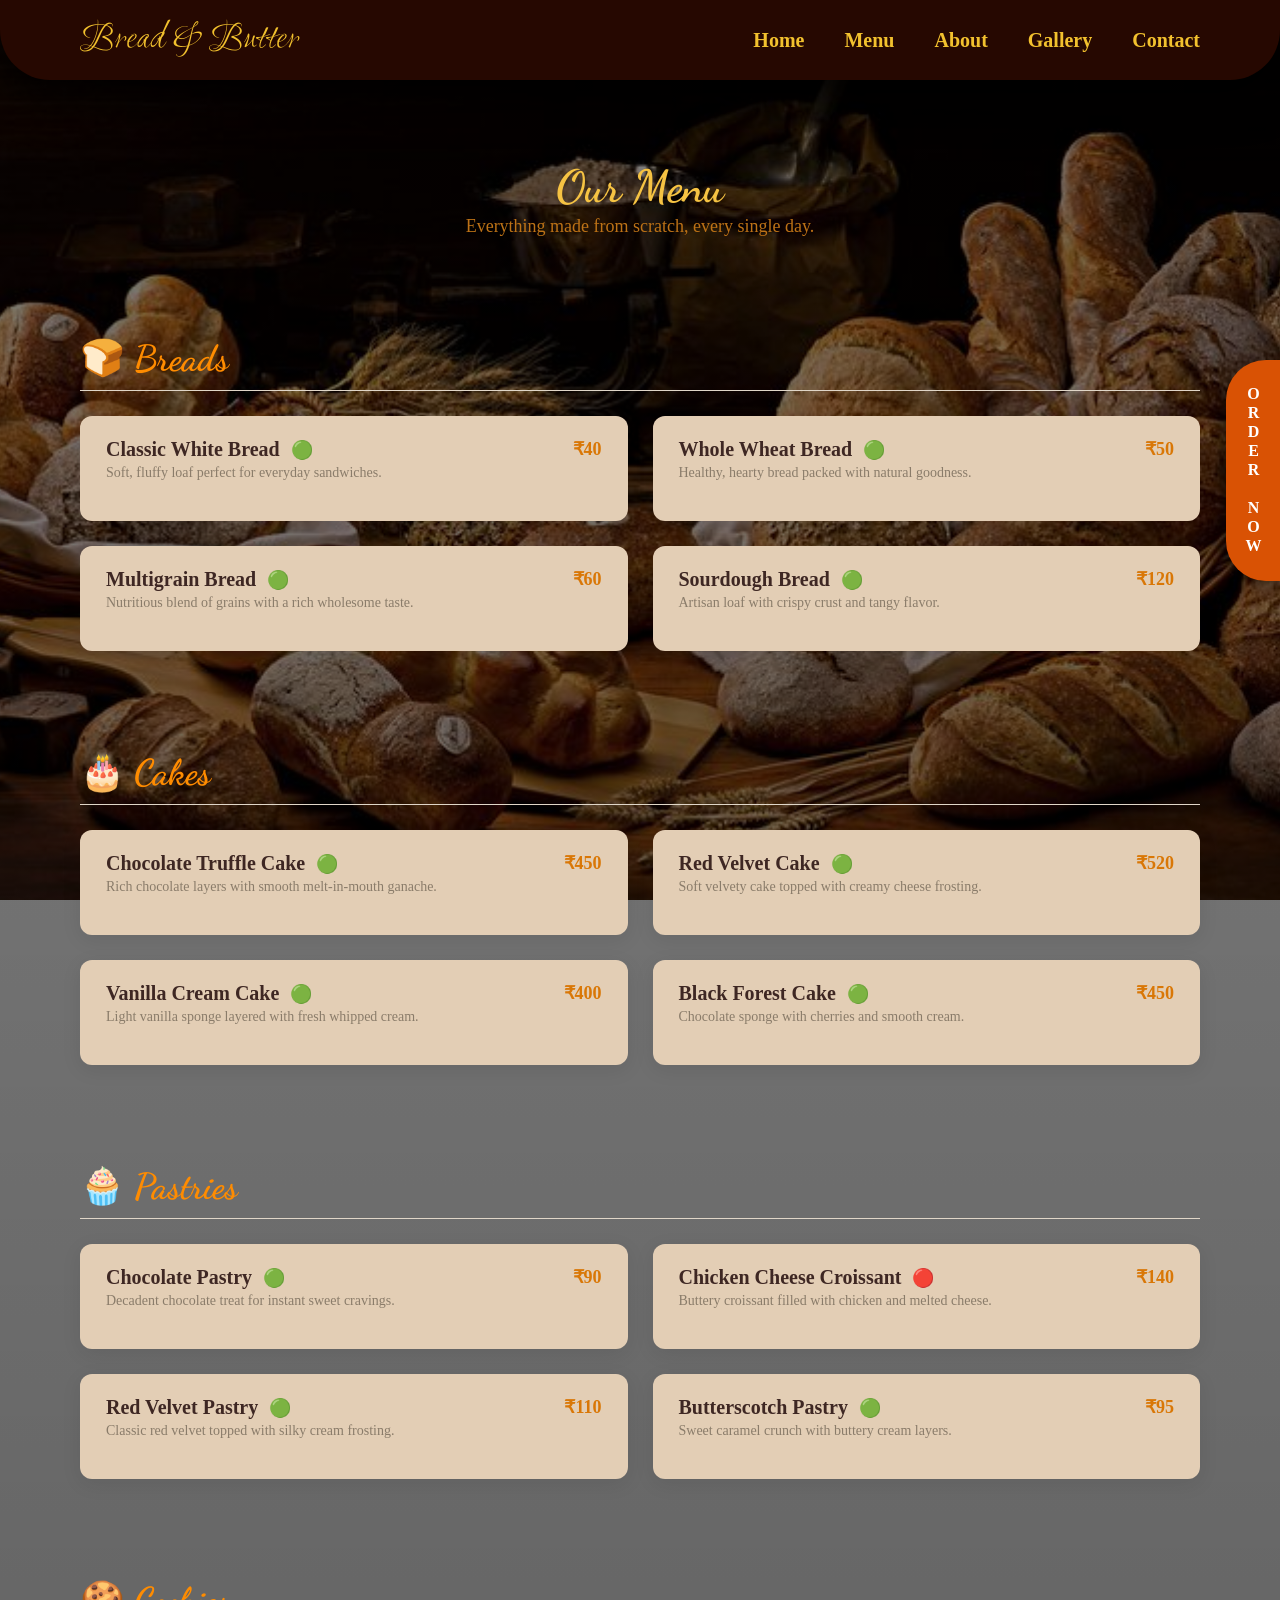
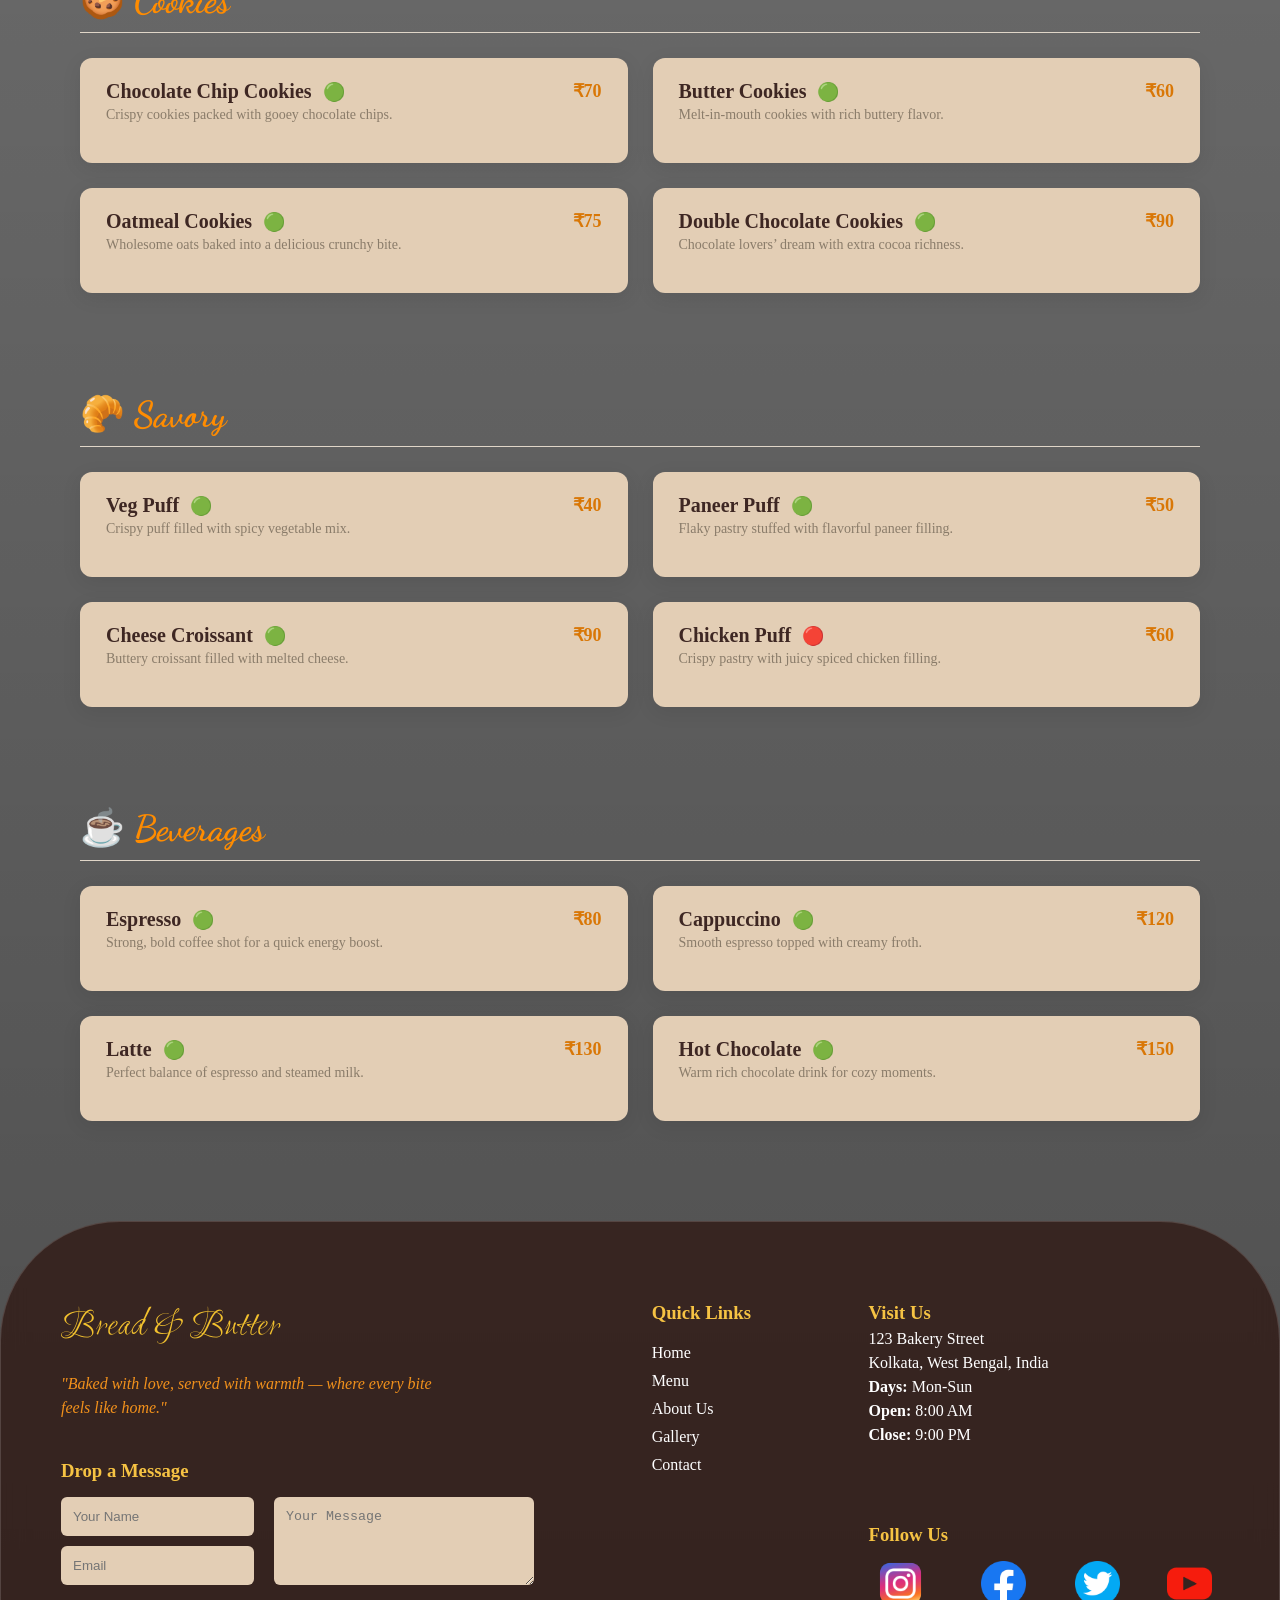
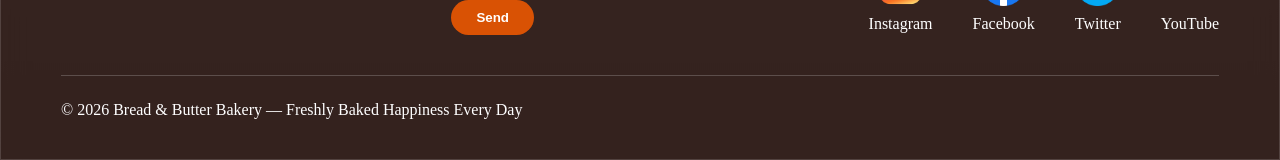
<file: menu.html>
<!DOCTYPE html>
<html lang="en">

<head>
    <meta charset="UTF-8">
    <meta name="viewport" content="width=device-width, initial-scale=1.0">
    <title>Bread & Butter</title>
    <link rel="stylesheet" href="style.css">
</head>

<body>

    <div class="main">
        <a href="order.html" class="order-now">Order Now</a>

        <!-- NAVBAR -->
        <div class="navbar">
            <a href="home.html" class="logo">Bread & Butter</a>

            <div class="menu-toggle" id="menu-toggle">
                ☰
            </div>

            <ul class="nav-links">
                <li><a href="home.html">Home</a></li>
                <li><a href="menu.html">Menu</a></li>
                <li><a href="about.html">About</a></li>
                <li><a href="gallery.html">Gallery</a></li>
                <li><a href="contact.html">Contact</a></li>
            </ul>
        </div>

        <!-- Menu Section -->
        <section class="menu">

            <div class="section-title">
                <h2>Our Menu</h2>
                <p>Everything made from scratch, every single day.</p>
            </div>

            <!-- BREADS -->

            <div class="menu-category">

                <h3>🍞 Breads</h3>

                <div class="menu-grid">

                    <div class="menu-item">
                        <div>
                            <h4>Classic White Bread <span class="veg">🟢</span></h4>
                            <p>Soft, fluffy loaf perfect for everyday sandwiches.</p>

                            <div class="menu-ingredients">
                                <strong> Wheat flour, yeast, sugar, butter, salt</strong>
                            </div>
                        </div>
                        <span>₹40</span>
                    </div>

                    <div class="menu-item">
                        <div>
                            <h4>Whole Wheat Bread <span class="veg">🟢</span></h4>
                            <p>Healthy, hearty bread packed with natural goodness.</p>
                            <div class="menu-ingredients">Ingredients: Whole wheat flour, yeast, water, salt</div>
                        </div>
                        <span>₹50</span>
                    </div>

                    <div class="menu-item">
                        <div>
                            <h4>Multigrain Bread <span class="veg">🟢</span></h4>
                            <p>Nutritious blend of grains with a rich wholesome taste.</p>
                            <div class="menu-ingredients">Ingredients: Multigrain flour, oats, seeds, yeast</div>
                        </div>
                        <span>₹60</span>
                    </div>

                    <div class="menu-item">
                        <div>
                            <h4>Sourdough Bread <span class="veg">🟢</span></h4>
                            <p>Artisan loaf with crispy crust and tangy flavor.</p>
                            <div class="menu-ingredients">Ingredients: Sourdough starter, flour, water, salt</div>
                        </div>
                        <span>₹120</span>
                    </div>

                </div>


                <h3>🎂 Cakes</h3>

                <div class="menu-grid">

                    <div class="menu-item">
                        <div>
                            <h4>Chocolate Truffle Cake <span class="veg">🟢</span></h4>
                            <p>Rich chocolate layers with smooth melt-in-mouth ganache.</p>
                            <div class="menu-ingredients">Ingredients: Cocoa, flour, cream, sugar, chocolate</div>
                        </div>
                        <span>₹450</span>
                    </div>

                    <div class="menu-item">
                        <div>
                            <h4>Red Velvet Cake <span class="veg">🟢</span></h4>
                            <p>Soft velvety cake topped with creamy cheese frosting.</p>
                            <div class="menu-ingredients">Ingredients: Cocoa, flour, cream cheese, butter</div>
                        </div>
                        <span>₹520</span>
                    </div>

                    <div class="menu-item">
                        <div>
                            <h4>Vanilla Cream Cake <span class="veg">🟢</span></h4>
                            <p>Light vanilla sponge layered with fresh whipped cream.</p>
                            <div class="menu-ingredients">Ingredients: Vanilla, flour, eggs, cream</div>
                        </div>
                        <span>₹400</span>
                    </div>

                    <div class="menu-item">
                        <div>
                            <h4>Black Forest Cake <span class="veg">🟢</span></h4>
                            <p>Chocolate sponge with cherries and smooth cream.</p>
                            <div class="menu-ingredients">Ingredients: Chocolate sponge, cherries, cream</div>
                        </div>
                        <span>₹450</span>
                    </div>

                </div>


                <h3>🧁 Pastries</h3>

                <div class="menu-grid">

                    <div class="menu-item">
                        <div>
                            <h4>Chocolate Pastry <span class="veg">🟢</span></h4>
                            <p>Decadent chocolate treat for instant sweet cravings.</p>
                            <div class="menu-ingredients">Ingredients: Chocolate sponge, cream, cocoa</div>
                        </div>
                        <span>₹90</span>
                    </div>

                    <div class="menu-item">
                        <div>
                            <h4>Chicken Cheese Croissant <span class="nonveg">🔴</span></h4>
                            <p>Buttery croissant filled with chicken and melted cheese.</p>
                            <div class="menu-ingredients">Ingredients: Croissant dough, chicken, cheese</div>
                        </div>
                        <span>₹140</span>
                    </div>

                    <div class="menu-item">
                        <div>
                            <h4>Red Velvet Pastry <span class="veg">🟢</span></h4>
                            <p>Classic red velvet topped with silky cream frosting.</p>
                            <div class="menu-ingredients">Ingredients: Red velvet sponge, cream cheese</div>
                        </div>
                        <span>₹110</span>
                    </div>

                    <div class="menu-item">
                        <div>
                            <h4>Butterscotch Pastry <span class="veg">🟢</span></h4>
                            <p>Sweet caramel crunch with buttery cream layers.</p>
                            <div class="menu-ingredients">Ingredients: Butterscotch syrup, cream, sponge</div>
                        </div>
                        <span>₹95</span>
                    </div>

                </div>


                <h3>🍪 Cookies</h3>

                <div class="menu-grid">

                    <div class="menu-item">
                        <div>
                            <h4>Chocolate Chip Cookies <span class="veg">🟢</span></h4>
                            <p>Crispy cookies packed with gooey chocolate chips.</p>
                            <div class="menu-ingredients">Ingredients: Flour, butter, sugar, chocolate chips</div>
                        </div>
                        <span>₹70</span>
                    </div>

                    <div class="menu-item">
                        <div>
                            <h4>Butter Cookies <span class="veg">🟢</span></h4>
                            <p>Melt-in-mouth cookies with rich buttery flavor.</p>
                            <div class="menu-ingredients">Ingredients: Butter, flour, sugar</div>
                        </div>
                        <span>₹60</span>
                    </div>

                    <div class="menu-item">
                        <div>
                            <h4>Oatmeal Cookies <span class="veg">🟢</span></h4>
                            <p>Wholesome oats baked into a delicious crunchy bite.</p>
                            <div class="menu-ingredients">Ingredients: Oats, flour, butter, honey</div>
                        </div>
                        <span>₹75</span>
                    </div>

                    <div class="menu-item">
                        <div>
                            <h4>Double Chocolate Cookies <span class="veg">🟢</span></h4>
                            <p>Chocolate lovers’ dream with extra cocoa richness.</p>
                            <div class="menu-ingredients">Ingredients: Cocoa, chocolate chips, butter</div>
                        </div>
                        <span>₹90</span>
                    </div>

                </div>


                <h3>🥐 Savory</h3>

                <div class="menu-grid">

                    <div class="menu-item">
                        <div>
                            <h4>Veg Puff <span class="veg">🟢</span></h4>
                            <p>Crispy puff filled with spicy vegetable mix.</p>
                            <div class="menu-ingredients">Ingredients: Puff pastry, potato, spices</div>
                        </div>
                        <span>₹40</span>
                    </div>

                    <div class="menu-item">
                        <div>
                            <h4>Paneer Puff <span class="veg">🟢</span></h4>
                            <p>Flaky pastry stuffed with flavorful paneer filling.</p>
                            <div class="menu-ingredients">Ingredients: Puff pastry, paneer, spices</div>
                        </div>
                        <span>₹50</span>
                    </div>

                    <div class="menu-item">
                        <div>
                            <h4>Cheese Croissant <span class="veg">🟢</span></h4>
                            <p>Buttery croissant filled with melted cheese.</p>
                            <div class="menu-ingredients">Ingredients: Croissant dough, cheese, butter</div>
                        </div>
                        <span>₹90</span>
                    </div>

                    <div class="menu-item">
                        <div>
                            <h4>Chicken Puff <span class="nonveg">🔴</span></h4>
                            <p>Crispy pastry with juicy spiced chicken filling.</p>
                            <div class="menu-ingredients">Ingredients: Puff pastry, chicken, spices</div>
                        </div>
                        <span>₹60</span>
                    </div>

                </div>


                <h3>☕ Beverages</h3>

                <div class="menu-grid">

                    <div class="menu-item">
                        <div>
                            <h4>Espresso <span class="veg">🟢</span></h4>
                            <p>Strong, bold coffee shot for a quick energy boost.</p>
                            <div class="menu-ingredients">Ingredients: Espresso coffee beans</div>
                        </div>
                        <span>₹80</span>
                    </div>

                    <div class="menu-item">
                        <div>
                            <h4>Cappuccino <span class="veg">🟢</span></h4>
                            <p>Smooth espresso topped with creamy froth.</p>
                            <div class="menu-ingredients">Ingredients: Espresso, milk, milk foam</div>
                        </div>
                        <span>₹120</span>
                    </div>

                    <div class="menu-item">
                        <div>
                            <h4>Latte <span class="veg">🟢</span></h4>
                            <p>Perfect balance of espresso and steamed milk.</p>
                            <div class="menu-ingredients">Ingredients: Espresso, steamed milk</div>
                        </div>
                        <span>₹130</span>
                    </div>

                    <div class="menu-item">
                        <div>
                            <h4>Hot Chocolate <span class="veg">🟢</span></h4>
                            <p>Warm rich chocolate drink for cozy moments.</p>
                            <div class="menu-ingredients">Ingredients: Cocoa, milk, sugar</div>
                        </div>
                        <span>₹150</span>
                    </div>
                </div>
            </div>

        </section>

        <!-- Footer -->
        <footer class="footer">

            <div class="footer-container">

                <!-- Left Section -->
                <div class="footer-left">
                    <a href="home.html" class="logo">Bread & Butter</a>

                    <p class="tagline">
                        "Baked with love, served with warmth — where every bite feels like home."
                    </p>

                    <h3 class="message-title">Drop a Message</h3>

                    <div class="form">
                        <div class="form-left">
                            <input type="text" placeholder="Your Name" required>
                            <input type="email" placeholder="Email" required>
                        </div>

                        <textarea placeholder="Your Message" required></textarea>
                    </div>

                    <button class="send-btn">Send</button>
                </div>


                <!-- Quick Links -->
                <div class="footer-links">
                    <h3>Quick Links</h3>
                    <ul>
                        <li><a href="home.html">Home</a></li>
                        <li><a href="menu.html">Menu</a></li>
                        <li><a href="about.html">About Us</a></li>
                        <li><a href="gallery.html">Gallery</a></li>
                        <li><a href="contact.html">Contact</a></li>
                    </ul>
                </div>


                <!-- Visit + Social -->
                <div class="footer-right">

                    <div class="visit">
                        <h3>Visit Us</h3>
                        <p>123 Bakery Street</p>
                        <p>Kolkata, West Bengal, India</p>
                        <p><b>Days:</b> Mon-Sun</p>
                        <p><b>Open:</b> 8:00 AM</p>
                        <p><b>Close:</b> 9:00 PM</p>
                    </div>

                    <div class="social">
                        <h3>Follow Us</h3>

                        <div class="icons">
                            <div class="icon">
                                <img src="assets/icons/instagram.png"
                                    onclick="window.open('https://instagram.com','_blank')" style="cursor:pointer;">
                                <p>Instagram</p>
                            </div>

                            <div class="icon">
                                <img src="assets/icons/facebook.png"
                                    onclick="window.open('https://facebook.com','_blank')" style="cursor:pointer;">
                                <p>Facebook</p>
                            </div>

                            <div class="icon">
                                <img src="assets/icons/twitter.png"
                                    onclick="window.open('https://twitter.com','_blank')" style="cursor:pointer;">
                                <p>Twitter</p>
                            </div>

                            <div class="icon">
                                <img src="assets/icons/youtube.png"
                                    onclick="window.open('https://youtube.com','_blank')" style="cursor:pointer;">
                                <p>YouTube</p>
                            </div>
                        </div>

                    </div>

                </div>

            </div>


            <div class="copyright">
                <p>© 2026 Bread & Butter Bakery — Freshly Baked Happiness Every Day</p>
            </div>

        </footer>

        <div id="messagePopup" class="order-popup">

            <div class="popup-box">
                <h2>Message Sent!</h2>
                <p>Your message has been sent successfully.</p>
                <button onclick="closeMessagePopup()">OK</button>
            </div>

        </div>


        <!-- JAVASCRIPT -->
        <script>
            //menu-toggle
            const toggle = document.querySelector(".menu-toggle");
            const nav = document.querySelector(".nav-links");
            toggle.addEventListener("click", () => {
                nav.classList.toggle("active");
                if (nav.classList.contains("active")) {
                    toggle.innerHTML = "✕";
                } else {
                    toggle.innerHTML = "☰";
                }
            });

            //scroll trigger
            document.addEventListener("DOMContentLoaded", function () {

                const elements = document.querySelectorAll(".menu-item, .menu-category h3");

                const observer = new IntersectionObserver((entries) => {
                    entries.forEach(entry => {
                        if (entry.isIntersecting) {
                            entry.target.classList.add("show");
                        }
                    });
                }, {
                    threshold: 0.2
                });

                elements.forEach(el => {
                    observer.observe(el);
                });

            });


            // footer form
            const sendBtn = document.querySelector(".send-btn");

            sendBtn.addEventListener("click", function () {

                const name = document.querySelector('.form input[type="text"]').value.trim();
                const email = document.querySelector('.form input[type="email"]').value.trim();
                const message = document.querySelector(".form textarea").value.trim();

                if (!name || !email || !message) {
                    alert("Please fill all fields.");
                    return;
                }

                // show popup
                document.getElementById("messagePopup").style.display = "flex";

                // disable background scroll
                document.body.style.overflow = "hidden";

                // clear form
                document.querySelector('.form input[type="text"]').value = "";
                document.querySelector('.form input[type="email"]').value = "";
                document.querySelector(".form textarea").value = "";
            });


            // CLOSE POPUP
            function closeMessagePopup() {

                document.getElementById("messagePopup").style.display = "none";

                // enable scrolling again
                document.body.style.overflow = "auto";
            }

        </script>

</body>

</html>
</file>
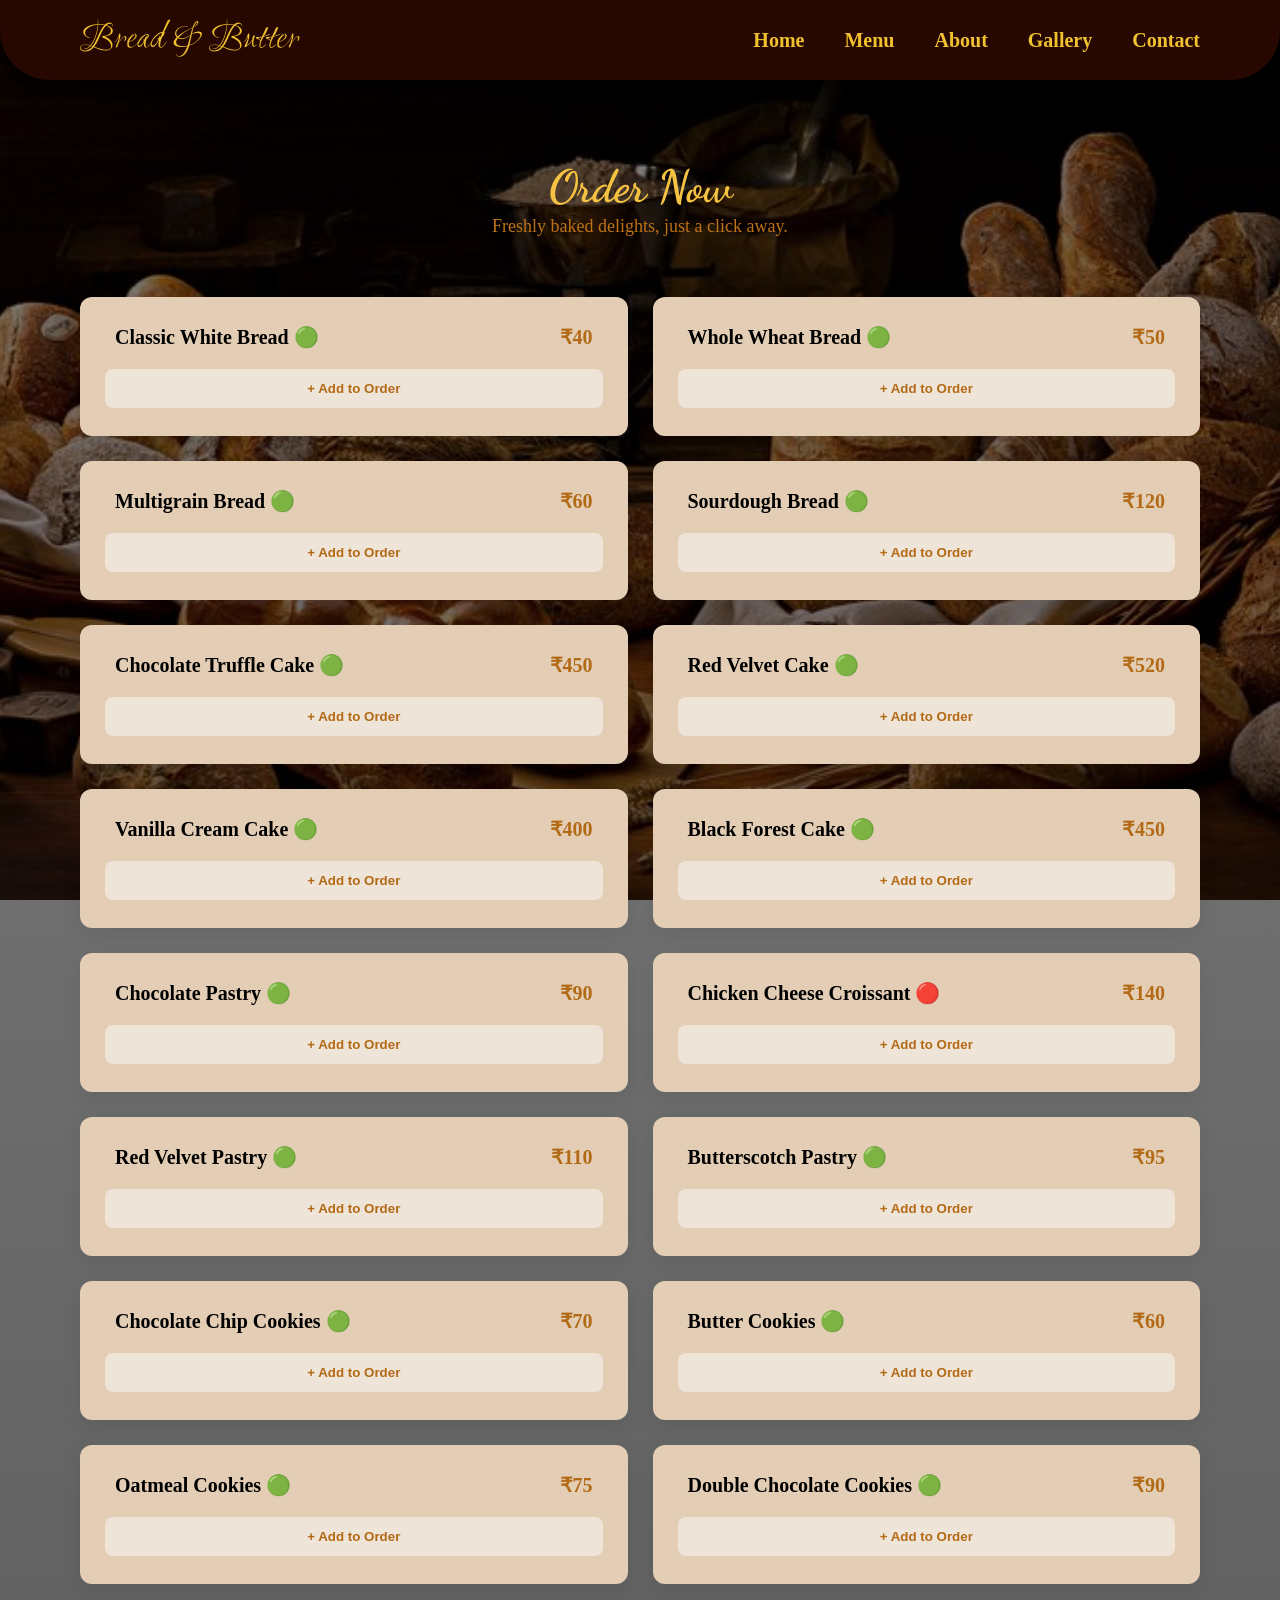
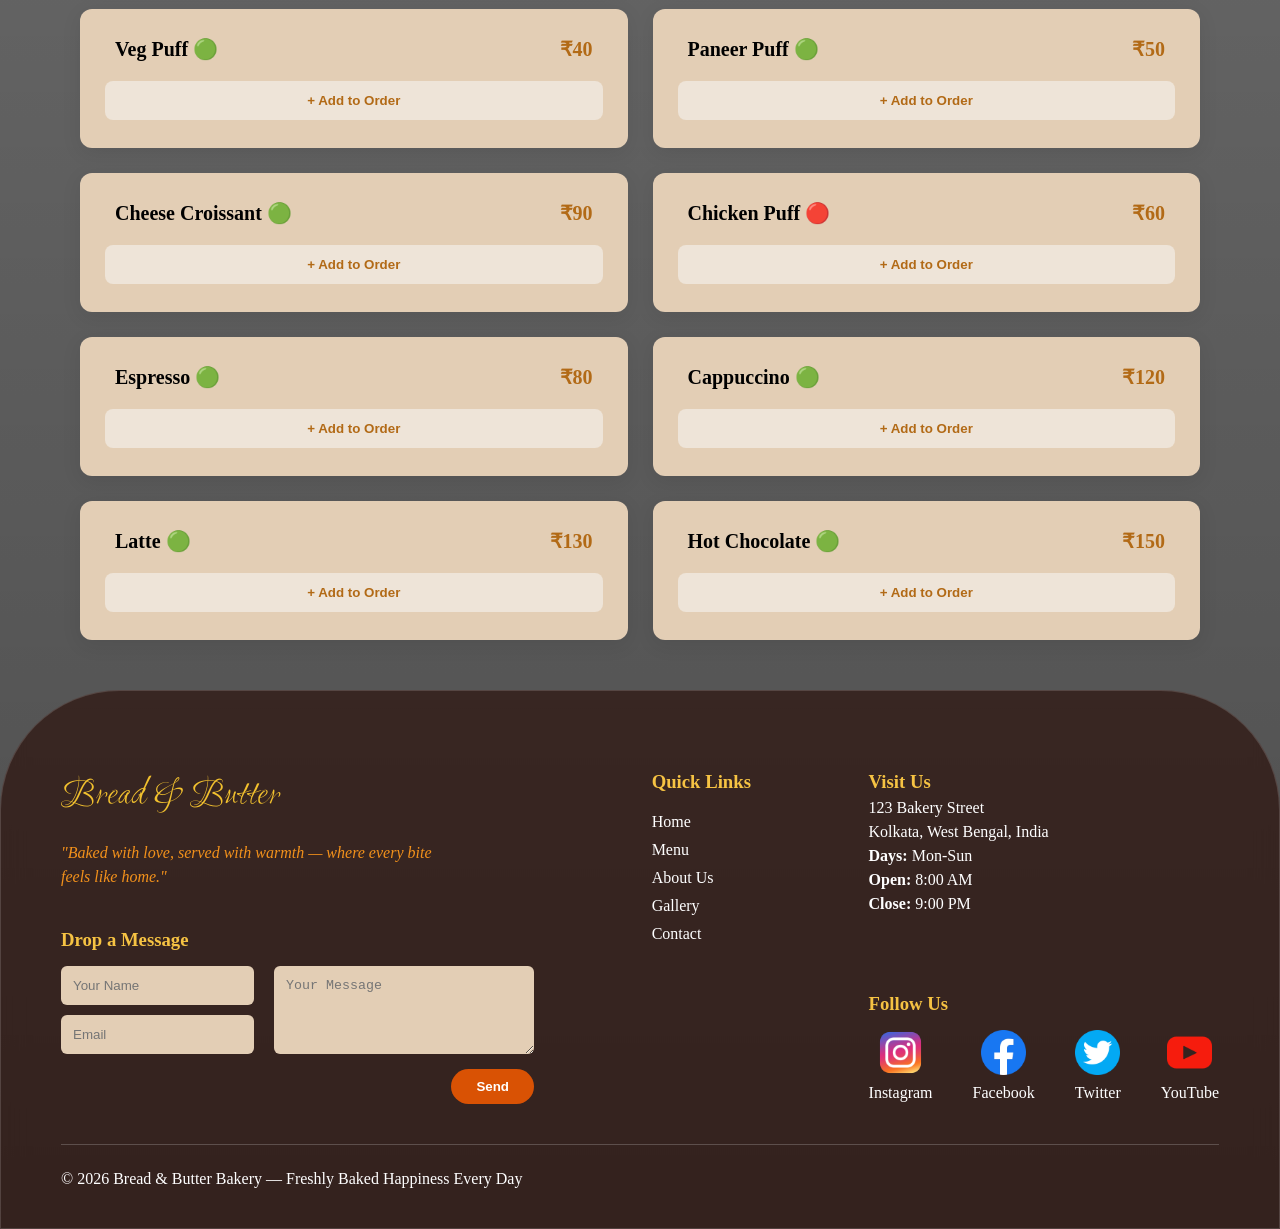
<file: order.html>
<!DOCTYPE html>
<html lang="en">

<head>
    <meta charset="UTF-8">
    <meta name="viewport" content="width=device-width, initial-scale=1.0">
    <title>Order Now - Bread & Butter</title>
    <link rel="stylesheet" href="style.css">
</head>

<body>

    <div class="main">

        <!-- NAVBAR -->
        <div class="navbar">
            <a href="home.html" class="logo">Bread & Butter</a>

            <div class="menu-toggle" id="menu-toggle">
                ☰
            </div>

            <ul class="nav-links">
                <li><a href="home.html">Home</a></li>
                <li><a href="menu.html">Menu</a></li>
                <li><a href="about.html">About</a></li>
                <li><a href="gallery.html">Gallery</a></li>
                <li><a href="contact.html">Contact</a></li>
            </ul>

        </div>

        <!-- ORDER SECTION -->

        <section class="order">
            <div class="section-title">
                <h2>Order Now</h2>
                <p>Freshly baked delights, just a click away.</p>
            </div>

            <div class="order-page">

                <!-- LEFT SIDE -->

                <div class="menu-area">

                    <div class="food-grid">

                        <div class="food-card" style="--i:1">
                            <div class="food-info">
                                <div>
                                    <h3>Classic White Bread 🟢</h3>
                                </div>
                                <p class="price">₹40</p>
                            </div>
                            <div class="controls" id="Classic White Bread-controls">
                                <button class="add-btn" onclick="addItem('Classic White Bread',40)">+ Add to
                                    Order</button>
                            </div>
                        </div>

                        <div class="food-card" style="--i:2">
                            <div class="food-info">
                                <div>
                                    <h3>Whole Wheat Bread 🟢</h3>
                                </div>
                                <p class="price">₹50</p>
                            </div>
                            <div class="controls" id="Whole Wheat Bread-controls">
                                <button class="add-btn" onclick="addItem('Whole Wheat Bread',50)">+ Add to
                                    Order</button>
                            </div>
                        </div>

                        <div class="food-card" style="--i:3">
                            <div class="food-info">
                                <div>
                                    <h3>Multigrain Bread 🟢</h3>
                                </div>
                                <p class="price">₹60</p>
                            </div>
                            <div class="controls" id="Multigrain Bread-controls">
                                <button class="add-btn" onclick="addItem('Multigrain Bread',60)">+ Add to Order</button>
                            </div>
                        </div>

                        <div class="food-card" style="--i:4">
                            <div class="food-info">
                                <div>
                                    <h3>Sourdough Bread 🟢</h3>
                                </div>
                                <p class="price">₹120</p>
                            </div>
                            <div class="controls" id="Sourdough Bread-controls">
                                <button class="add-btn" onclick="addItem('Sourdough Bread',120)">+ Add to Order</button>
                            </div>
                        </div>

                        <div class="food-card" style="--i:5">
                            <div class="food-info">
                                <div>
                                    <h3>Chocolate Truffle Cake 🟢</h3>
                                </div>
                                <p class="price">₹450</p>
                            </div>
                            <div class="controls" id="Chocolate Truffle Cake-controls">
                                <button class="add-btn" onclick="addItem('Chocolate Truffle Cake',450)">+ Add to
                                    Order</button>
                            </div>
                        </div>

                        <div class="food-card" style="--i:6">
                            <div class="food-info">
                                <div>
                                    <h3>Red Velvet Cake 🟢</h3>
                                </div>
                                <p class="price">₹520</p>
                            </div>
                            <div class="controls" id="Red Velvet Cake-controls">
                                <button class="add-btn" onclick="addItem('Red Velvet Cake',520)">+ Add to Order</button>
                            </div>
                        </div>

                        <div class="food-card" style="--i:7">
                            <div class="food-info">
                                <div>
                                    <h3>Vanilla Cream Cake 🟢</h3>
                                </div>
                                <p class="price">₹400</p>
                            </div>
                            <div class="controls" id="Vanilla Cream Cake-controls">
                                <button class="add-btn" onclick="addItem('Vanilla Cream Cake',400)">+ Add to
                                    Order</button>
                            </div>
                        </div>

                        <div class="food-card" style="--i:8">
                            <div class="food-info">
                                <div>
                                    <h3>Black Forest Cake 🟢</h3>
                                </div>
                                <p class="price">₹450</p>
                            </div>
                            <div class="controls" id="Black Forest Cake-controls">
                                <button class="add-btn" onclick="addItem('Black Forest Cake',450)">+ Add to
                                    Order</button>
                            </div>
                        </div>

                        <div class="food-card" style="--i:9">
                            <div class="food-info">
                                <div>
                                    <h3>Chocolate Pastry 🟢</h3>
                                </div>
                                <p class="price">₹90</p>
                            </div>
                            <div class="controls" id="Chocolate Pastry-controls">
                                <button class="add-btn" onclick="addItem('Chocolate Pastry',90)">+ Add to Order</button>
                            </div>
                        </div>

                        <div class="food-card" style="--i:10">
                            <div class="food-info">
                                <div>
                                    <h3>Chicken Cheese Croissant 🔴</h3>
                                </div>
                                <p class="price">₹140</p>
                            </div>
                            <div class="controls" id="Chicken Cheese Croissant-controls">
                                <button class="add-btn" onclick="addItem('Chicken Cheese Croissant',140)">+ Add to
                                    Order</button>
                            </div>
                        </div>

                        <div class="food-card" style="--i:11">
                            <div class="food-info">
                                <div>
                                    <h3>Red Velvet Pastry 🟢</h3>
                                </div>
                                <p class="price">₹110</p>
                            </div>
                            <div class="controls" id="Red Velvet Pastry-controls">
                                <button class="add-btn" onclick="addItem('Red Velvet Pastry',110)">+ Add to
                                    Order</button>
                            </div>
                        </div>

                        <div class="food-card" style="--i:12">
                            <div class="food-info">
                                <div>
                                    <h3>Butterscotch Pastry 🟢</h3>
                                </div>
                                <p class="price">₹95</p>
                            </div>
                            <div class="controls" id="Butterscotch Pastry-controls">
                                <button class="add-btn" onclick="addItem('Butterscotch Pastry',95)">+ Add to
                                    Order</button>
                            </div>
                        </div>

                        <div class="food-card" style="--i:13">
                            <div class="food-info">
                                <div>
                                    <h3>Chocolate Chip Cookies 🟢</h3>
                                </div>
                                <p class="price">₹70</p>
                            </div>
                            <div class="controls" id="Chocolate Chip Cookies-controls">
                                <button class="add-btn" onclick="addItem('Chocolate Chip Cookies',70)">+ Add to
                                    Order</button>
                            </div>
                        </div>

                        <div class="food-card" style="--i:14">
                            <div class="food-info">
                                <div>
                                    <h3>Butter Cookies 🟢</h3>
                                </div>
                                <p class="price">₹60</p>
                            </div>
                            <div class="controls" id="Butter Cookies-controls">
                                <button class="add-btn" onclick="addItem('Butter Cookies',60)">+ Add to Order</button>
                            </div>
                        </div>

                        <div class="food-card" style="--i:15">
                            <div class="food-info">
                                <div>
                                    <h3>Oatmeal Cookies 🟢</h3>
                                </div>
                                <p class="price">₹75</p>
                            </div>
                            <div class="controls" id="Oatmeal Cookies-controls">
                                <button class="add-btn" onclick="addItem('Oatmeal Cookies',75)">+ Add to Order</button>
                            </div>
                        </div>

                        <div class="food-card" style="--i:16">
                            <div class="food-info">
                                <div>
                                    <h3>Double Chocolate Cookies 🟢</h3>
                                </div>
                                <p class="price">₹90</p>
                            </div>
                            <div class="controls" id="Double Chocolate Cookies-controls">
                                <button class="add-btn" onclick="addItem('Double Chocolate Cookies',90)">+ Add to
                                    Order</button>
                            </div>
                        </div>

                        <div class="food-card" style="--i:17">
                            <div class="food-info">
                                <div>
                                    <h3>Veg Puff 🟢</h3>
                                </div>
                                <p class="price">₹40</p>
                            </div>
                            <div class="controls" id="Veg Puff-controls">
                                <button class="add-btn" onclick="addItem('Veg Puff',40)">+ Add to Order</button>
                            </div>
                        </div>

                        <div class="food-card" style="--i:18">
                            <div class="food-info">
                                <div>
                                    <h3>Paneer Puff 🟢</h3>
                                </div>
                                <p class="price">₹50</p>
                            </div>
                            <div class="controls" id="Paneer Puff-controls">
                                <button class="add-btn" onclick="addItem('Paneer Puff',50)">+ Add to Order</button>
                            </div>
                        </div>

                        <div class="food-card" style="--i:19">
                            <div class="food-info">
                                <div>
                                    <h3>Cheese Croissant 🟢</h3>
                                </div>
                                <p class="price">₹90</p>
                            </div>
                            <div class="controls" id="Cheese Croissant-controls">
                                <button class="add-btn" onclick="addItem('Cheese Croissant',90)">+ Add to Order</button>
                            </div>
                        </div>

                        <div class="food-card" style="--i:20">
                            <div class="food-info">
                                <div>
                                    <h3>Chicken Puff 🔴</h3>
                                </div>
                                <p class="price">₹60</p>
                            </div>
                            <div class="controls" id="Chicken Puff-controls">
                                <button class="add-btn" onclick="addItem('Chicken Puff',60)">+ Add to Order</button>
                            </div>
                        </div>

                        <div class="food-card" style="--i:21">
                            <div class="food-info">
                                <div>
                                    <h3>Espresso 🟢</h3>
                                </div>
                                <p class="price">₹80</p>
                            </div>
                            <div class="controls" id="Espresso-controls">
                                <button class="add-btn" onclick="addItem('Espresso',80)">+ Add to Order</button>
                            </div>
                        </div>

                        <div class="food-card" style="--i:22">
                            <div class="food-info">
                                <div>
                                    <h3>Cappuccino 🟢</h3>
                                </div>
                                <p class="price">₹120</p>
                            </div>
                            <div class="controls" id="Cappuccino-controls">
                                <button class="add-btn" onclick="addItem('Cappuccino',120)">+ Add to Order</button>
                            </div>
                        </div>

                        <div class="food-card" style="--i:23">
                            <div class="food-info">
                                <div>
                                    <h3>Latte 🟢</h3>
                                </div>
                                <p class="price">₹130</p>
                            </div>
                            <div class="controls" id="Latte-controls">
                                <button class="add-btn" onclick="addItem('Latte',130)">+ Add to Order</button>
                            </div>
                        </div>

                        <div class="food-card" style="--i:24">
                            <div class="food-info">
                                <div>
                                    <h3>Hot Chocolate 🟢</h3>
                                </div>
                                <p class="price">₹150</p>
                            </div>
                            <div class="controls" id="Hot Chocolate-controls">
                                <button class="add-btn" onclick="addItem('Hot Chocolate',150)">+ Add to Order</button>
                            </div>
                        </div>

                    </div>
                </div>

            </div>

        </section>

        <!-- CART -->

        <div class="cart">

            <div class="cart-header">
                <h2>🛒 Your Order</h2>
                <button class="clear-order" onclick="clearOrder()">Clear</button>
            </div>

            <div id="cartItems">
                <p class="empty">Your cart is empty. Add some delicious items!</p>
            </div>

            <div class="cart-footer">

                <div class="total">
                    <span>Total</span>
                    <span id="total">₹0</span>
                </div>

                <button class="place-order" onclick="placeOrder()">Place Order</button>

            </div>

        </div>

    </div>

    <!-- POPUP -->

    <div id="orderPopup" class="order-popup">

        <div class="popup-box">
            <h2>✅ Order Placed!</h2>
            <p>Sit back and relax 😌<br>
                Your order is being prepared ⏳🍽️</p>
            <button onclick="closePopup()">OK</button>
        </div>

    </div>

    <!-- Footer -->
    <footer class="footer">

        <div class="footer-container">

            <!-- Left Section -->
            <div class="footer-left">
                <a href="home.html" class="logo">Bread & Butter</a>

                <p class="tagline">
                    "Baked with love, served with warmth — where every bite feels like home."
                </p>

                <h3 class="message-title">Drop a Message</h3>

                <div class="form">
                    <div class="form-left">
                        <input type="text" placeholder="Your Name" required>
                        <input type="email" placeholder="Email" required>
                    </div>

                    <textarea placeholder="Your Message" required></textarea>
                </div>

                <button class="send-btn">Send</button>
            </div>


            <!-- Quick Links -->
            <div class="footer-links">
                <h3>Quick Links</h3>
                <ul>
                    <li><a href="home.html">Home</a></li>
                    <li><a href="menu.html">Menu</a></li>
                    <li><a href="about.html">About Us</a></li>
                    <li><a href="gallery.html">Gallery</a></li>
                    <li><a href="contact.html">Contact</a></li>
                </ul>
            </div>


            <!-- Visit + Social -->
            <div class="footer-right">

                <div class="visit">
                    <h3>Visit Us</h3>
                    <p>123 Bakery Street</p>
                    <p>Kolkata, West Bengal, India</p>
                    <p><b>Days:</b> Mon-Sun</p>
                    <p><b>Open:</b> 8:00 AM</p>
                    <p><b>Close:</b> 9:00 PM</p>
                </div>

                <div class="social">
                    <h3>Follow Us</h3>

                    <div class="icons">
                        <div class="icon">
                            <img src="assets/icons/instagram.png"
                                onclick="window.open('https://instagram.com','_blank')" style="cursor:pointer;">
                            <p>Instagram</p>
                        </div>

                        <div class="icon">
                            <img src="assets/icons/facebook.png" onclick="window.open('https://facebook.com','_blank')"
                                style="cursor:pointer;">
                            <p>Facebook</p>
                        </div>

                        <div class="icon">
                            <img src="assets/icons/twitter.png" onclick="window.open('https://twitter.com','_blank')"
                                style="cursor:pointer;">
                            <p>Twitter</p>
                        </div>

                        <div class="icon">
                            <img src="assets/icons/youtube.png" onclick="window.open('https://youtube.com','_blank')"
                                style="cursor:pointer;">
                            <p>YouTube</p>
                        </div>
                    </div>

                </div>

            </div>

        </div>


        <div class="copyright">
            <p>© 2026 Bread & Butter Bakery — Freshly Baked Happiness Every Day</p>
        </div>

    </footer>

    <div id="messagePopup" class="order-popup">

        <div class="popup-box">
            <h2>Message Sent!</h2>
            <p>Your message has been sent successfully.</p>
            <button onclick="closeMessagePopup()">OK</button>
        </div>

    </div>


    <!-- JAVASCRIPT -->
    <script>
        //menu-toggle
        const toggle = document.querySelector(".menu-toggle");
        const nav = document.querySelector(".nav-links");
        toggle.addEventListener("click", () => {
            nav.classList.toggle("active");
            if (nav.classList.contains("active")) {
                toggle.innerHTML = "✕";
            } else {
                toggle.innerHTML = "☰";
            }
        });


        // CART OBJECT
        let cart = {};
        const cartBox = document.querySelector(".cart");


        // ADD ITEM
        function addItem(name, price) {

            if (!cart[name]) {
                cart[name] = { price: price, qty: 1 };
            } else {
                cart[name].qty++;
            }

            updateControls(name);
            renderCart();
        }


        // INCREASE QTY
        function increase(name) {
            if (cart[name]) {
                cart[name].qty++;
                updateControls(name);
                renderCart();
            }
        }


        // DECREASE QTY
        function decrease(name) {

            if (!cart[name]) return;

            cart[name].qty--;

            if (cart[name].qty <= 0) {
                delete cart[name];
                resetControls(name);
            } else {
                updateControls(name);
            }

            renderCart();
        }


        // REMOVE ITEM
        function removeItem(name) {

            if (!cart[name]) return;

            delete cart[name];
            resetControls(name);
            renderCart();
        }


        // UPDATE BUTTON CONTROLS
        function updateControls(name) {

            const div = document.getElementById(name + "-controls");
            if (!div) return;

            const qty = cart[name].qty;

            div.innerHTML = `<button class="delete-btn" onclick="removeItem('${name}')">
<img src="assets/icons/delete.png" class="delete-icon">
</button>
<button class="qty-btn minus" onclick="decrease('${name}')">−</button>
<span class="qty-number">${qty}</span>
<button class="qty-btn plus" onclick="increase('${name}')">+</button>
`;
        }


        // RESET CONTROLS
        function resetControls(name) {

            const div = document.getElementById(name + "-controls");
            if (!div) return;

            const card = div.closest(".food-card");
            const price = card.querySelector(".price").innerText.replace("₹", "");

            div.innerHTML = `
<button class="add-btn" onclick="addItem('${name}',${price})">
+ Add to Order
</button>
`;
        }


        // CLEAR ORDER
        function clearOrder() {

            cart = {};

            document.querySelectorAll(".controls").forEach(div => {

                const name = div.id.replace("-controls", "");
                const card = div.closest(".food-card");
                const price = card.querySelector(".price").innerText.replace("₹", "");

                div.innerHTML = `
<button class="add-btn" onclick="addItem('${name}',${price})">
+ Add to Order
</button>
`;
            });

            renderCart();
        }


        // RENDER CART
        function renderCart() {

            const cartDiv = document.getElementById("cartItems");
            const clearBtn = document.querySelector(".clear-order");

            cartDiv.innerHTML = "";

            let total = 0;

            for (let item in cart) {

                const qty = cart[item].qty;
                const price = cart[item].price * qty;

                total += price;

                cartDiv.innerHTML += `
<div class="cart-item">
<span>${item} ×${qty}</span>
<span>₹${price}</span>
</div>
`;
            }


            if (total === 0) {

                cartDiv.innerHTML =
                    `<p class="empty">Your cart is empty. Add some delicious items!</p>`;

                clearBtn.style.display = "none";
                cartBox.classList.remove("show");

            } else {

                clearBtn.style.display = "inline-block";
                cartBox.classList.add("show");

            }

            document.getElementById("total").innerText = "₹" + total;
        }


        // PLACE ORDER
        function placeOrder() {

            if (Object.keys(cart).length === 0) {
                alert("Your cart is empty!");
                return;
            }

            document.getElementById("orderPopup").style.display = "flex";

            // stop background scrolling
            document.body.style.overflow = "hidden";

            clearOrder();
        }


        // CLOSE POPUP
        function closePopup() {
            document.getElementById("orderPopup").style.display = "none";
            // enable scrolling again
            document.body.style.overflow = "auto";
        }


        //scroll trigger
        document.addEventListener("DOMContentLoaded", () => {
            const cards = document.querySelectorAll(".food-card");

            const observer = new IntersectionObserver((entries) => {
                entries.forEach(entry => {
                    if (entry.isIntersecting) {
                        entry.target.classList.add("show");
                        observer.unobserve(entry.target);
                    }
                });
            }, {
                threshold: 0.2
            });
            cards.forEach(card => {
                observer.observe(card);
            });
        });


        // footer form
        const sendBtn = document.querySelector(".send-btn");

        sendBtn.addEventListener("click", function () {

            const name = document.querySelector('.form input[type="text"]').value.trim();
            const email = document.querySelector('.form input[type="email"]').value.trim();
            const message = document.querySelector(".form textarea").value.trim();

            if (!name || !email || !message) {
                alert("Please fill all fields.");
                return;
            }

            // show popup
            document.getElementById("messagePopup").style.display = "flex";

            // disable background scroll
            document.body.style.overflow = "hidden";

            // clear form
            document.querySelector('.form input[type="text"]').value = "";
            document.querySelector('.form input[type="email"]').value = "";
            document.querySelector(".form textarea").value = "";
        });


        // CLOSE POPUP
        function closeMessagePopup() {

            document.getElementById("messagePopup").style.display = "none";

            // enable scrolling again
            document.body.style.overflow = "auto";
        }

    </script>

</body>

</html>
</file>
<file: style.css>
/* =========================================================
RESPONSIVE STYLES
Breakpoints:
Desktop >1024px
Tablet  769px–1024px
Mobile  481px–768px
Small   ≤480px
========================================================= */

@import url("https://fonts.googleapis.com/css2?family=Dancing+Script:wght@600&family=Lavishly+Yours&family=Ruthie&display=swap");

* {
  margin: 0;
  padding: 0;
  box-sizing: border-box;
}

body {
  background: linear-gradient(rgba(0, 0, 0, 0.5), rgba(0, 0, 0, 0.7)),
    url("assets/bg.jpg") center/cover no-repeat fixed;
}

/* ================================== MAIN ================================== */

.main {
  width: 100%;
  min-height: 100vh;
}

/* ================================== INTRO SCREEN ================================== */
/* ================= DESKTOP ================= */
.intro {
  text-align: center;
  height: 100vh;
  display: flex;
  flex-direction: column; /* stack text + button vertically */
  justify-content: center;
  align-items: center;
  gap: 10px; /* space between text and button */
}

#typingText {
  font-size: 5rem;
  font-family: "Lavishly Yours", cursive;
  color: #f2c12e;
  padding-right: 10px;
  white-space: nowrap;
  overflow: hidden;
}

/* button */
.enter-btn {
  padding: 14px 34px;
  font-size: 18px;
  font-weight: 500;

  font-family: "Georgia", serif;
  border-radius: 50px;
  border: 2px solid #f2c12e;

  background: transparent;
  color: #f2c12e;

  cursor: pointer;
  display: none;

  transition: all 0.3s ease;
}

/* hover effect */

.enter-btn:hover {
  background: #f2c12e30;
  color: #f2c12e;
  transform: translateY(-3px) scale(1.03);
  box-shadow: 0 10px 25px rgba(0, 0, 0, 0.25);
}

/* click effect */

.enter-btn:active {
  transform: scale(0.96);
}

/* ================= TABLET ================= */
@media (max-width: 1024px) {
  #typingText {
    font-size: 3rem;
    white-space: normal;
    text-align: center;
  }

  .enter-btn {
    font-size: 14px;
    padding: 12px 28px;
  }
}

/* ================= MOBILE ================= */
@media (max-width: 600px) {
  #typingText {
    font-size: 2.2rem;
    line-height: 1;
    text-align: center;
    padding-bottom: 10px;
  }

  .intro {
    gap: 15px;
  }

  .enter-btn {
    font-size: 12px;
    padding: 10px 24px;
  }
}

/* ================= SMALL MOBILE ================= */
@media (max-width: 400px) {
  #typingText {
    font-size: 1.7rem;
    white-space: normal; /* allow wrapping */
  }

  .intro {
    gap: 10px;
    padding: 20px;
  }

  .enter-btn {
    font-size: 10px;
    padding: 9px 20px;
  }
}
/* ================================== NAVBAR ================================== */
/* ================= DESKTOP ================= */
.navbar {
  width: 100%;
  height: 80px;
  display: flex;
  align-items: center;
  justify-content: space-between;
  padding: 0 80px;
  background: rgba(38, 8, 1);
  border-bottom-left-radius: 50px;
  border-bottom-right-radius: 50px;
  box-shadow: 0 20px 40px rgba(0, 0, 0, 0.8);
  position: fixed;
  top: 0;
  z-index: 1000;
  animation: slideTop 1s ease forwards;
}

.logo {
  font-size: 40px;
  font-family: "Ruthie", cursive;
  color: #f2c12e;
  text-decoration: none;
}

.nav-links {
  display: flex;
  list-style: none;
  gap: 40px;
  font-size: 20px;
}

.nav-links li a {
  text-decoration: none;
  color: #f2c12e;
  font-weight: bold;
  transition: 0.3s;
}

.nav-links li a:hover {
  color: #f2911b;
}

.menu-toggle {
  display: none;
  font-size: 32px;
  color: #f2c12e;
  cursor: pointer;
  z-index: 1100;
}

/* ================= TABLET ================= */
@media (max-width: 900px) {
  .navbar {
    padding: 0 40px;
  }

  .nav-links {
    gap: 25px;
    font-size: 18px;
  }
}

/* ================= MOBILE ================= */
@media (max-width: 768px) {
  .menu-toggle {
    display: block;
  }

  .nav-links {
    position: fixed;
    top: 0;
    right: 0;
    height: 100vh;
    width: 150px;
    background: rgba(38, 8, 1, 0.95);
    flex-direction: column;
    align-items: center;
    padding-top: 15vh;
    gap: 30px;
    transform: translateX(100%);
    transition: transform 0.4s ease;
    border-top-left-radius: 40px;
    border-bottom-left-radius: 40px;
  }

  .nav-links.active {
    transform: translateX(0);
  }
}

/* ================= SMALL MOBILE ================= */
@media (max-width: 480px) {
  .menu-toggle {
    font-size: 28px;
  }

  .nav-links {
    width: 140px;
    padding-top: 12vh;
    gap: 25px;
  }

  .nav-links li a {
    font-size: 16px;
  }
}

/* ================================== HERO ================================== */
/* ================= DESKTOP ================= */
.content {
  width: 100%;
  min-height: 100vh;
  display: flex;
  align-items: center;
  justify-content: space-between;
  padding: 0 80px;
}

.text-content {
  max-width: 700px;
}

h1 {
  font-family: "Georgia", serif;
  font-size: 65px;
  font-weight: 700;
  color: #f2c12e;
  line-height: 1.1;
  text-shadow: 2px 2px 15px rgba(0, 0, 0, 0.8);
  margin-bottom: 20px;
  opacity: 0;
  animation: slideBottom 1.2s ease forwards;
  animation-delay: 0.3s;
}

h1 .script {
  font-family: "Lavishly Yours", cursive;
  font-size: 100px;
  font-weight: normal;
  color: #f2911b;
  text-shadow: 3px 3px 6px rgba(193, 156, 106, 0.7);
}

.description {
  max-width: 600px;
  margin-top: 25px;
  text-align: center;
  padding-top: 30px;
  opacity: 0;
  animation: slideBottom 1.2s ease forwards;
  animation-delay: 0.9s;
}

.description p {
  font-size: 18px;
  line-height: 1.8;
  color: #f2c12e;
  margin-bottom: 5px;
}

.description strong {
  color: #f2911b;
}

.description em {
  color: #ff5e00;
  font-style: normal;
  font-weight: 600;
}

.hero-btn {
  display: inline-block;
  margin-top: 20px;
  padding: 12px 28px;
  background: #d95204;
  color: white;
  text-decoration: none;
  border-radius: 5px;
  font-weight: bold;
  transition: 0.3s;
  opacity: 0;
  animation: slideBottom 1s ease forwards;
  animation-delay: 1.5s;
}

.hero-btn:hover {
  background: #f2911b;
}

/* ================= TABLET ================= */
@media (max-width: 1024px) {
  .content {
    padding: 0 50px;
    gap: 40px;
  }

  h1 {
    font-size: 50px;
  }

  h1 .script {
    font-size: 80px;
  }

  .description p {
    font-size: 16px;
  }
}

/* ================= MOBILE ================= */
@media (max-width: 768px) {
  .content {
    flex-direction: column;
    align-items: center;
    text-align: center;
    padding: 120px 30px 60px;
    gap: 30px;
  }

  .text-content {
    display: flex;
    flex-direction: column;
    align-items: center;
    padding-bottom: 15px;
  }

  h1 {
    font-size: 42px;
  }

  .description {
    max-width: 100%;
  }

  .description p {
    font-size: 16px;
  }
}

/* ================= SMALL MOBILE ================= */
@media (max-width: 480px) {
  .content {
    padding: 110px 20px 40px;
    gap: 25px;
  }

  h1 {
    font-size: 34px;
    line-height: 1.2;
  }

  h1 .script {
    font-size: 56px;
  }

  .description p {
    font-size: 15px;
  }

  .hero-btn {
    padding: 10px 22px;
    font-size: 14px;
  }
}

/* ================================== IMAGE ================================== */
/* ================= DESKTOP ================= */
.image-slider {
  width: 420px;
  height: 420px;
  margin-left: auto;
  margin-right: 60px;
  position: relative;
}

.image-slider img {
  width: 100%;
  height: 100%;
  object-fit: cover;
  border-radius: 40px;
  box-shadow: 0 15px 40px rgba(0, 0, 0, 0.6);
  position: absolute;
  top: 0;
  left: 0;
  opacity: 0;
  transition: opacity 1.2s ease-in-out;
}

.image-slider img:first-child {
  animation: fadeInImage 5s ease forwards;
}

.image-slider img.active {
  opacity: 1;
}

/* ================= TABLET ================= */
@media (max-width: 1024px) {
  .image-slider {
    width: 360px;
    height: 360px;
    margin-left: 40px;
  }
}

/* ================= MOBILE ================= */
@media (max-width: 768px) {
  .image-slider {
    width: 320px;
    height: 320px;
    margin-left: 0;
  }
  .image-slider img:first-child {
    animation: fadeInImage 8s ease forwards;
  }
}

/* ================= SMALL MOBILE ================= */
@media (max-width: 480px) {
  .image-slider {
    width: 260px;
    height: 260px;
  }
}

/* ================================== ORDER BUTTON ================================== */
/* ================= DESKTOP ================= */
.order-now {
  position: fixed;
  right: 0;
  top: 40%;
  transform: translateY(-50%);
  text-transform: uppercase;
  background: #d95204;
  color: white;
  text-decoration: none;
  padding: 25px 18px;
  font-weight: bold;
  letter-spacing: 2px;
  writing-mode: vertical-rl;
  text-orientation: upright;
  border-radius: 40px 0 0 40px;
  box-shadow: -4px 4px 15px rgba(0, 0, 0, 0.5);
  transition: 0.3s ease;
  z-index: 1000;
  animation: slideRight 1s ease forwards;
}

.order-now:hover {
  background: #f2911b;
  padding-right: 25px;
}

/* ================= TABLET ================= */
@media (max-width: 1024px) {
  .order-now {
    top: 45%;
    padding: 20px 14px;
    font-size: 14px;
    letter-spacing: 1.5px;
    border-radius: 35px 0 0 35px;
  }
}

/* ================= MOBILE ================= */
@media (max-width: 768px) {
  .order-now {
    top: auto;
    bottom: 25px;
    right: 20px;
    writing-mode: horizontal-tb;
    text-orientation: initial;
    padding: 12px 22px;
    font-size: 13px;
    letter-spacing: 1px;
    border-radius: 30px;
    box-shadow: 0 6px 20px rgba(0, 0, 0, 0.4);
  }
}

/* ================= SMALL MOBILE ================= */
@media (max-width: 480px) {
  .order-now {
    bottom: 20px;
    right: 15px;
    padding: 10px 18px;
    font-size: 12px;
    letter-spacing: 0.5px;
  }
}

/* ================================== ORDER PAGE ================================== */
/* ================= DESKTOP ================= */
.order {
  padding: 80px 80px;
  transform: translateY(80px);
}

.order-page {
  display: block;
  gap: 40px;
  padding-bottom: 50px;
  padding-top: 60px;
  animation: slideBottom 1.5s ease forwards;
}

/* FOOD GRID */
.food-grid {
  display: grid;
  grid-template-columns: repeat(2, 1fr);
  gap: 25px;
}

.food-card {
  background: #e3ceb5;
  padding: 28px 25px;
  border-radius: 12px;
  align-items: flex-start;
  box-shadow: 0 5px 20px rgba(0, 0, 0, 0.08);
  transition: 0.3s;
  opacity: 0;
  transform: translateY(40px);
  position: relative;
  overflow: hidden;
}

.food-info {
  display: flex;
  justify-content: space-between;
  padding: 0px 10px;
  gap: 6px;
}

.food-card h3 {
  font-size: 20px;
}

.price {
  color: #b26a16;
  font-weight: bold;
  font-size: 20px;
}

.food-card.show {
  animation: menuFade 0.8s ease forwards;
  animation-delay: calc(var(--i) * 0.1s);
}

.add-btn {
  width: 100%;
  padding: 12px;
  border: none;
  border-radius: 8px;
  background: #eee4d8;
  color: #b26a16;
  font-weight: bold;
  cursor: pointer;
  transition: 0.3s;
}

.add-btn:hover {
  background: #b26a16;
  color: #eee4d8;
}

/* CONTROLS ( + - delete buttons ) */
.controls {
  display: flex;
  align-items: center;
  gap: 12px;
  margin-top: 20px;
}

.qty-btn {
  width: 40px;
  height: 40px;
  border: none;
  border-radius: 50%;
  background: #eee4d8;
  color: #333;
  font-size: 18px;
  cursor: pointer;
}

.qty-btn.minus:hover,
.qty-btn.plus:hover {
  background: #b26a16;
  color: white;
}

.delete-btn {
  width: 40px;
  height: 40px;
  border: none;
  border-radius: 50%;
  background: #eee4d8;
  cursor: pointer;
  font-size: 18px;
}

.delete-icon {
  width: 24px;
  height: 24px;
}

.delete-btn:hover {
  background: #e53935;
}

.qty-number {
  font-size: 18px;
  font-weight: bold;
  width: 20px;
  text-align: center;
}

/* CART */
.cart {
  position: fixed;
  right: 30px;
  bottom: 30px;
  width: 320px;

  background: #e5b579;
  padding: 25px;
  border-radius: 15px;
  border: 1px solid #e6e0d9;
  box-shadow: 0 15px 40px rgba(0, 0, 0, 0.5);

  z-index: 9999;

  opacity: 0;
  transform: translateX(120%); /* hidden on right */
  pointer-events: none;

  transition: transform 0.4s ease, opacity 0.4s ease;
}

/* visible cart */
.cart.show {
  opacity: 1;
  transform: translateX(0); /* slide into screen */
  pointer-events: auto;
}

/* CART HEADER */
.cart-header {
  display: flex;
  justify-content: space-between;
  align-items: center;
  margin-bottom: 20px;
}

.clear-order {
  display: none;
}

.cart-header .clear-order {
  padding: 6px 14px;
  border: none;
  background: #e53935;
  color: white;
  border-radius: 8px;
  cursor: pointer;
  font-size: 14px;
  font-weight: bold;
  transition: 0.3s;
}

.cart-header .clear-order:hover {
  background: #ae0202;
  color: white;
}

/* CART ITEMS */
.cart-item {
  display: flex;
  justify-content: space-between;
  margin-bottom: 10px;
  padding-bottom: 8px;
  border-bottom: 1px dashed #ddd;
}

.empty {
  color: #777;
  text-align: center;
  margin-top: 30px;
}

/* TOTAL */
.cart-footer {
  margin-top: 30px;
}

.total {
  display: flex;
  justify-content: space-between;
  font-size: 22px;
  font-weight: bold;
  margin-bottom: 20px;
}

.place-order {
  width: 100%;
  padding: 14px;
  background: #b26a16;
  border: none;
  color: white;
  font-size: 18px;
  border-radius: 10px;
  cursor: pointer;
  transition: 0.3s;
}

.place-order:hover {
  background: #9c5d13;
}

/* ORDER POPUP */
.order-popup {
  position: fixed;
  top: 0;
  left: 0;
  width: 100%;
  height: 100%;
  background: rgba(0, 0, 0, 0.6);
  display: none;
  align-items: center;
  justify-content: center;
  z-index: 2000;
}

.popup-box {
  background: #f5e4c9;
  padding: 40px;
  border-radius: 15px;
  text-align: center;
  width: 320px;
  box-shadow: 0 15px 40px rgba(0, 0, 0, 0.4);
  animation: popupScale 0.4s ease;
}

.popup-box h2 {
  color: #d97706;
  margin-bottom: 10px;
}

.popup-box p {
  color: #555;
  font-size: 16px;
}

.popup-box button {
  margin-top: 20px;
  padding: 10px 24px;
  border: none;
  background: #d97706;
  color: white;
  border-radius: 8px;
  cursor: pointer;
  font-weight: bold;
  transition: 0.3s;
}

.popup-box button:hover {
  background: #b45309;
}

/* ================= TABLET ================= */
@media (max-width: 1024px) {
  .order {
    padding: 70px 50px;
  }

  /* keep layout but reduce spacing */
  .order-page {
    grid-template-columns: 1.7fr 1fr;
    gap: 30px;
  }

  /* food cards */
  .food-grid {
    grid-template-columns: repeat(2, 1fr);
    gap: 20px;
  }

  .food-card {
    padding: 22px;
  }

  .food-card h3 {
    font-size: 20px;
  }

  .price {
    font-size: 15px;
  }

  /* cart */
  .cart {
    padding: 25px;
  }

  .total {
    font-size: 20px;
  }

  .place-order {
    font-size: 16px;
  }
}

/* ================= MOBILE ================= */
@media (max-width: 768px) {
  .order {
    padding: 60px 30px;
  }

  /* stack layout */
  .order-page {
    grid-template-columns: 1fr;
    gap: 35px;
  }

  /* food grid becomes single column */
  .food-grid {
    grid-template-columns: 1fr;
    gap: 18px;
  }

  .food-card {
    padding: 20px;
  }

  /* cart appears below food */
  .cart {
    padding: 22px;
  }

  .total {
    font-size: 18px;
  }

  .place-order {
    font-size: 16px;
    padding: 12px;
  }
}

/* ================= SMALL MOBILE ================= */
@media (max-width: 480px) {
  .order {
    padding: 50px 20px;
  }

  /* smaller cards */
  .food-card {
    padding: 18px;
  }

  .food-card h3 {
    font-size: 18px;
  }

  .price {
    font-size: 14px;
  }

  /* controls */
  .qty-btn {
    width: 34px;
    height: 34px;
    font-size: 16px;
  }

  .delete-btn {
    width: 34px;
    height: 34px;
    font-size: 16px;
  }

  .qty-number {
    font-size: 16px;
  }

  /* cart */
  .cart {
    padding: 20px;
  }

  .total {
    font-size: 16px;
  }

  .place-order {
    font-size: 15px;
    padding: 10px;
  }

  .popup-box {
    width: 280px;
    padding: 30px;
  }
}

/* ================================== SECTION TITLE ================================== */
/* ================= DESKTOP ================= */
.section-title {
  text-align: center;
}

.section-title h2 {
  margin-bottom: 2px;
  font-size: 45px;
  color: #f6c343;
  font-family: "Dancing Script", cursive;
  animation: slideBottom 1.5s ease forwards;
}

.section-title p {
  color: #bd7216;
  font-family: cursive;
  font-size: 18px;
  animation: slideBottom 1.5s ease forwards;
  animation-delay: 0.2s;
  opacity: 0;
}

/* ================= MENU ================= */
/* ================= DESKTOP ================= */
.menu {
  padding: 80px 80px;
  transform: translateY(80px);
}

/* CATEGORY */
.menu-category {
  padding-bottom: 100px;
}

.menu-category h3 {
  font-size: 36px;
  color: #ff8c00;
  font-family: "Dancing Script", cursive;
  padding-top: 100px;
  margin-bottom: 25px;
  border-bottom: 1px solid #e0d6c8;
  padding-bottom: 10px;
  opacity: 0;
  transform: translateY(40px);
}

.menu-category h3.show {
  animation: menuFade 1.2s ease forwards;
}

/* GRID */
.menu-grid {
  display: grid;
  grid-template-columns: repeat(2, 1fr);
  gap: 25px;
}

/* MENU ITEM */
.menu-item {
  background: #e3ceb5;
  padding: 22px 26px;
  border-radius: 12px;
  display: flex;
  justify-content: space-between;
  align-items: flex-start;
  box-shadow: 0 5px 20px rgba(0, 0, 0, 0.08);
  transition: 0.3s;
  opacity: 0;
  transform: translateY(40px);
  position: relative;
  overflow: hidden;
  min-height: 105px;
}

.menu-item.show {
  animation: menuFade 0.8s ease forwards;
}

.menu-item:hover {
  transform: translateY(-4px);
}

/* TEXT */
.menu-item h4 {
  font-size: 20px;
  color: #3e2723;
}

.menu-item p {
  font-size: 14px;
  color: #8a7c6a;
  margin-top: 4px;
}

/* PRICE */
.menu-item span {
  font-size: 18px;
  font-weight: bold;
  color: #d97706;
}

/* VEG NONVEG */
.veg,
.nonveg {
  font-size: 14px;
  margin-left: 6px;
}

.veg {
  color: green;
}

.nonveg {
  color: red;
}

/* INGREDIENTS (hidden initially) */
.menu-ingredients {
  position: absolute;
  left: 0;
  bottom: 0;
  width: 100%;
  background: #f5e4c9;
  padding: 10px 26px;
  font-size: 13px;
  color: #5a4c3a;
  opacity: 0;
  transform: translateY(100%);
  transition: 0.3s;
  box-shadow: 0 -2px 10px rgba(255, 149, 0, 0.15);
}

/* SHOW ON HOVER */
.menu-item:hover .menu-ingredients {
  opacity: 1;
  transform: translateY(0);
}

/* STAGGER ANIMATION */
.menu-item:nth-child(1) {
  animation-delay: 0.2s;
}
.menu-item:nth-child(2) {
  animation-delay: 0.4s;
}
.menu-item:nth-child(3) {
  animation-delay: 0.6s;
}
.menu-item:nth-child(4) {
  animation-delay: 0.8s;
}
.menu-item:nth-child(5) {
  animation-delay: 1s;
}
.menu-item:nth-child(6) {
  animation-delay: 1.2s;
}

/* ================= TABLET ================= */
@media (max-width: 1024px) {
  .menu {
    padding: 70px 50px;
  }

  .menu-category h3 {
    font-size: 32px;
    padding-top: 80px;
  }

  .menu-grid {
    grid-template-columns: repeat(2, 1fr);
    gap: 20px;
  }

  .menu-item {
    padding: 20px 22px;
    min-height: 100px;
  }

  .menu-item h4 {
    font-size: 18px;
  }

  .menu-item p {
    font-size: 13px;
  }

  .menu-item span {
    font-size: 17px;
  }
}

/* ================= MOBILE ================= */
@media (max-width: 768px) {
  .menu {
    padding: 60px 30px;
  }

  .menu-category h3 {
    font-size: 28px;
    padding-top: 70px;
  }

  .menu-grid {
    grid-template-columns: 1fr;
    gap: 18px;
  }

  .menu-item {
    padding: 18px 20px;
    min-height: 85px;
  }

  .menu-item h4 {
    font-size: 17px;
  }

  .menu-item p {
    font-size: 13px;
  }

  .menu-item span {
    font-size: 16px;
  }

  .menu-item:hover {
    min-height: 105px;
  }
}

/* ================= SMALL MOBILE ================= */
@media (max-width: 480px) {
  .menu {
    padding: 50px 20px;
  }

  .menu-category h3 {
    font-size: 24px;
    padding-top: 60px;
  }

  .menu-item {
    padding: 16px 18px;
    min-height: 75px;
  }

  .menu-item h4 {
    font-size: 16px;
  }

  .menu-item p {
    font-size: 12px;
  }

  .menu-item span {
    font-size: 15px;
  }
}

/* ================================== ABOUT ================================== */
/* ================= DESKTOP ================= */

/* SECTION SPACING */
.chefs,
.timeline,
.ingredients {
  padding: 120px 80px;
}

/* initial hidden state */
.chef-card,
.timeline-item,
.ingredient {
  opacity: 0;
  transform: translateY(60px);
}

/* CHEF GRID */
.chef-grid {
  display: flex;
  padding-top: 50px;
  gap: 40px;
  justify-content: center;
}

/* CHEF CARD */
.chef-card {
  background: #e3ceb5;
  padding: 25px;
  border-radius: 20px;
  width: 260px;
  text-align: center;
  box-shadow: 0 10px 30px rgba(0, 0, 0, 0.2);
  transition: 0.4s ease;
}

.chef-card:hover {
  background: #ffca89;
  transform: translateY(-10px);
  box-shadow: 0 20px 40px rgba(255, 210, 126, 0.5);
}

.chef-card img {
  width: 120px;
  height: 120px;
  border-radius: 50%;
  margin-bottom: 15px;
}

/* TIMELINE */
.timeline-container {
  display: flex;
  padding-top: 50px;
  justify-content: space-between;
}

.timeline-item {
  width: 200px;
  text-align: center;
  color: white;
}

.timeline-item h3 {
  color: #f6c343;
  margin-bottom: 10px;
}

/* INGREDIENTS GRID */
.ingredient-grid {
  display: flex;
  flex-wrap: wrap;
  padding-top: 50px;
  justify-content: center;
  gap: 40px;
}

.ingredient {
  text-align: center;
  color: white;
}

.ingredient img {
  width: 100px;
  height: 100px;
  margin-bottom: 10px;
  border-radius: 10px;
}

/* WHEN VISIBLE */
.chef-card.show,
.timeline-item.show,
.ingredient.show {
  animation: slideBottom 1s ease forwards;
}

.chef-popup {
  position: fixed;
  top: 0;
  left: 0;
  width: 100%;
  height: 100%;
  background: rgba(0, 0, 0, 0.7);
  display: none;
  justify-content: center;
  align-items: center;
}

.chef-popup-box {
  background: #e3ceb5;
  padding: 30px;
  width: 350px;
  border-radius: 20px;
  text-align: center;
}

.chef-popup-box img {
  width: 120px;
  border-radius: 50%;
  margin-bottom: 15px;
}

.chef-popup-box h2 {
  padding-bottom: 10px;
  font-family: "Dancing Script", cursive;
}

.chef-popup-box p {
  padding-bottom: 2px;
  text-align: left;
}

.bio p {
  padding-top: 10px;
  text-align: center;
}

.close-chef {
  position: absolute;
  right: 20px;
  font-size: 25px;
  cursor: pointer;
}

/* ================= TABLET ================= */
@media (max-width: 1024px) {
  .chefs,
  .timeline,
  .ingredients {
    padding: 100px 50px;
  }

  /* Chefs */

  .chef-grid {
    flex-wrap: wrap;
    gap: 30px;
  }

  .chef-card {
    width: 240px;
    padding: 22px;
  }

  .chef-card img {
    width: 110px;
    height: 110px;
  }

  /* Timeline */
  .timeline-container {
    flex-wrap: wrap;
    justify-content: center;
    gap: 40px;
  }

  .timeline-item {
    width: 220px;
  }

  /* Ingredients */
  .ingredient-grid {
    gap: 30px;
  }

  .ingredient img {
    width: 90px;
    height: 90px;
  }
}

/* ================= MOBILE ================= */
@media (max-width: 768px) {
  .chefs,
  .timeline,
  .ingredients {
    padding: 80px 30px;
  }

  /* Chefs */
  .chef-grid {
    flex-direction: column;
    align-items: center;
    gap: 30px;
  }

  .chef-card {
    width: 280px;
  }

  /* Timeline */
  .timeline-container {
    flex-direction: column;
    align-items: center;
    gap: 50px;
  }

  .timeline-item {
    width: 260px;
  }

  /* Ingredients */
  .ingredient-grid {
    gap: 25px;
  }

  .ingredient {
    width: 120px;
  }

  .ingredient img {
    width: 80px;
    height: 80px;
  }
}

/* ================= SMALL MOBILE ================= */
@media (max-width: 480px) {
  .chefs,
  .timeline,
  .ingredients {
    padding: 70px 20px;
  }

  /* Chef */
  .chef-card {
    width: 100%;
    max-width: 260px;
  }

  /* Timeline */
  .timeline-item {
    width: 100%;
    max-width: 250px;
  }

  /* Ingredients */
  .ingredient {
    width: 100px;
  }

  .ingredient img {
    width: 70px;
    height: 70px;
  }
}

/* ================================== GALLERY ================================== */
/* ================= DESKTOP ================= */
.gallery {
  padding: 80px 80px;
  margin-top: 80px;
}

/* GRID */
.gallery-grid {
  display: grid;
  padding-top: 100px;
  grid-template-columns: repeat(4, 1fr);
  grid-auto-rows: 200px;
  gap: 20px;
  padding-bottom: 50px;
}

/* IMAGE STYLE */
.gallery-grid img {
  width: 100%;
  height: 100%;
  object-fit: cover;
  border: 0.5px solid #f6c343;
  border-radius: 20px;
  cursor: pointer;
  transition: transform 0.6s ease, box-shadow 0.6s ease;

  opacity: 0;
}

/* scroll down animation */
.gallery-grid img.show-bottom {
  animation: slideBottom 1s ease forwards;
}

/* scroll up animation */
.gallery-grid img.show-top {
  animation: slideTop 1s ease forwards;
}

/* HOVER */
.gallery-grid img:hover {
  transform: scale(1.05);
  box-shadow: 0 15px 40px rgba(249, 102, 22, 0.5);
}

/* DIFFERENT IMAGE SIZES */
.big {
  grid-column: span 2;
  grid-row: span 2;
}

.tall {
  grid-row: span 2;
}

.wide {
  grid-column: span 2;
}

/* ================= FULLSCREEN PREVIEW ================= */

.gallery-preview {
  position: fixed;
  top: 0;
  left: 0;
  width: 100%;
  height: 100%;
  padding: 20px;

  /* blur background */
  background: rgba(0, 0, 0, 0.4);
  backdrop-filter: blur(5px);
  -webkit-backdrop-filter: blur(5px);

  display: none;
  align-items: center;
  justify-content: center;
  z-index: 3000;
}

.gallery-preview img {
  max-width: 90%;
  max-height: 85%;
  border: 0.5px solid #f6c343;
  box-shadow: 0 15px 40px rgba(249, 102, 22, 0.5);
  border-radius: 15px;
}

/* CLOSE BUTTON (RIGHT SIDE) */

.close-preview {
  position: absolute;
  top: 30px;
  right: 40px;
  font-size: 28px;
  background: #d95204;
  color: white;
  border: none;
  border-radius: 50%;
  width: 45px;
  height: 45px;
  cursor: pointer;
  display: flex;
  align-items: center;
  justify-content: center;
  transition: 0.3s;
}

.close-preview:hover {
  background: #f2911b;
}

/* ================= TABLET ================= */
@media (max-width: 1024px) {
  .gallery {
    padding: 70px 50px;
  }

  .gallery-grid {
    grid-template-columns: repeat(4, 1fr);
    grid-auto-rows: 170px;
    gap: 15px;
    padding-bottom: 50px;
  }

  /* full screen image */
  .gallery-preview img {
    max-width: 92%;
    max-height: 80%;
  }

  .close-preview {
    top: 25px;
    right: 30px;
    width: 42px;
    height: 42px;
    font-size: 24px;
  }
}

/* ================= MOBILE ================= */
@media (max-width: 768px) {
  .gallery {
    padding: 60px 30px;
  }

  .gallery-grid {
    grid-template-columns: repeat(2, 1fr);
    grid-auto-rows: 160px;
    gap: 12px;
    padding-bottom: 50px;
  }

  /* make all images same size */
  .big,
  .wide,
  .tall {
    grid-column: span 1;
    grid-row: span 1;
  }

  /* full screen image */

  .gallery-preview {
    padding: 15px;
  }

  .gallery-preview img {
    max-width: 95%;
    max-height: 75%;
    border: 0.5px solid #f6c343;
    box-shadow: 0 15px 40px rgba(249, 102, 22, 0.5);
    border-radius: 10px;
  }

  .close-preview {
    top: 20px;
    right: 20px;
    width: 38px;
    height: 38px;
    font-size: 22px;
  }
}

/* ================= SMALL MOBILE ================= */
@media (max-width: 480px) {
  .gallery {
    padding: 50px 20px;
  }

  .gallery-grid {
    grid-template-columns: 1fr;
    grid-auto-rows: 220px;
    gap: 12px;
    padding-bottom: 50px;
  }

  /* remove spans so images don't break layout */
  .big,
  .wide,
  .tall {
    grid-column: span 1;
    grid-row: span 1;
  }

  /* full screen image */
  .gallery-preview img {
    max-width: 96%;
    max-height: 70%;
  }

  .close-preview {
    top: 15px;
    right: 15px;
    width: 34px;
    height: 34px;
    font-size: 20px;
  }
}

/* ================= DESKTOP + TABLET HOVER ================= */
@media (min-width: 769px) {
  .gallery-grid img:hover {
    transform: scale(1.05);
    box-shadow: 0 15px 40px rgba(249, 102, 22, 0.5);
  }
}

/* ================= MOBILE ================= */
@media (max-width: 768px) {
  .gallery-grid img:hover {
    transform: none;
    box-shadow: none;
  }
}

/* ================================== CONTACT ================================== */
/* ================= DESKTOP ================= */
.contact {
  padding: 80px 80px;
  transform: translateY(80px);
}

.contact-container {
  display: flex;
  gap: 60px;
  justify-content: space-between;
  margin-top: 100px;
  padding-bottom: 100px;
}

/* CONTACT INFO */
.contact-info,
.contact-info h3,
.contact-info p,
.info-item {
  opacity: 0;
  animation: slideLeft 1.5s ease forwards;
}

.contact-info {
  width: 40%;
  animation-delay: 0.2s;
}

.contact-info h3 {
  font-size: 15px;
  color: #e6d3b5;
  margin-bottom: 20px;
  font-family: cursive;
  animation-delay: 0.3s;
}

.contact-info p {
  color: #e6d3b5;
  line-height: 1.6;
  margin-bottom: 20px;
  animation-delay: 0.4s;
}

.info-item {
  margin-bottom: 15px;
  animation-delay: 0.5s;
}

.info-item h4 {
  color: #f2911b;
}

/* CONTACT FORM */
/* CONTACT FORM CONTAINER */
.contact-form {
  width: 50%;
  padding-top: 40px;
  opacity: 0;
  animation: slideRight 1.5s ease forwards;
}

/* HEADING */
.contact-form h4 {
  color: #f2911b;
  font-size: 25px;
  text-align: center;
  padding-bottom: 10px;
  opacity: 0;
  animation: slideRight 1.5s ease forwards;
  animation-delay: 0.2s;
}

/* FORM STRUCTURE */
.contact-form form {
  display: flex;
  flex-direction: column;
  gap: 15px;
}

/* INPUT + TEXTAREA STYLE */
.contact-form input,
.contact-form textarea {
  background: #f5e4c9;
  opacity: 0;
  transform: translateX(60px);
  animation: slideRight 1s ease forwards;
}

.contact-form textarea {
  height: 120px;
  resize: none;
  width: 100%;
}

/* BUTTON */
.contact-form button {
  padding: 12px;
  background: #d95204;
  color: white;
  border: none;
  border-radius: 25px;
  font-weight: bold;
  cursor: pointer;
  transition: 0.3s;
  opacity: 0;
  transform: translateX(60px);
  animation: slideRight 1s ease forwards;
}

.contact-form button:hover {
  background: #f2911b;
}

/* RATING SECTION */
.rating {
  display: flex;
  align-items: center;
  margin: 10px 0;
  opacity: 0;
  transform: translateX(60px);
  animation: slideRight 1s ease forwards;
}

.rating span {
  font-weight: 600;
  color: #f2911b;
  font-size: 20px;
  margin-right: 30px;
}

.rating-star {
  display: flex;
  flex-direction: row-reverse;
  gap: 30px;
}

.rating-star input {
  display: none;
}

.rating-star label {
  font-size: 28px;
  color: #ccc;
  cursor: pointer;
  transition: 0.2s;
}

/* HOVER */
.rating-star label:hover,
.rating-star label:hover ~ label {
  color: #f2c12e;
}

/* SELECTED */
.rating-star input:checked ~ label {
  color: #f2c12e;
}

/* SEQUENTIAL ANIMATION DELAYS */
.contact-form form input:nth-child(1) {
  animation-delay: 0.4s;
}
.contact-form form input:nth-child(2) {
  animation-delay: 0.6s;
}
.contact-form form input:nth-child(3) {
  animation-delay: 0.8s;
}

.rating {
  animation-delay: 1s;
}

.contact-form textarea {
  animation-delay: 1.2s;
}

.contact-form button {
  animation-delay: 1.4s;
}

/* MAP */
.contact-map {
  flex: 1;
  border-radius: 20px;
  overflow: hidden;
  box-shadow: 0 15px 40px rgba(0, 0, 0, 0.4);
  opacity: 0;
  transform: translateX(-80px);
}

/* TEXT */
.contact-text {
  flex: 1;
  color: #f2c12e;
  opacity: 0;
  transform: translateX(80px);
}

.contact-text h3 {
  margin-bottom: 2px;
  padding-top: 50px;
  font-size: 45px;
  color: #f6c343;
  font-family: "Dancing Script", cursive;
}

.contact-text p {
  line-height: 1.8;
  margin-bottom: 15px;
  color: #f5e4c9;
}

/* when visible */
.contact-map.show {
  animation: slideLeft 1.2s ease forwards;
}

.contact-text.show {
  animation: slideRight 1.2s ease forwards;
}

/* FAQ */
.faq {
  padding: 120px 80px;
}

.faq-container {
  max-width: 900px;
  margin: 60px auto 0;
}

.faq-item {
  background: #e3ceb5;
  margin-bottom: 20px;
  border-radius: 12px;
  overflow: hidden;
  cursor: pointer;
  transition: 0.3s;

  opacity: 0;
  transform: translateY(50px);
}

/* when visible */
.faq-item.show {
  animation: slideBottom 1s ease forwards;
}

/* stagger */
.faq-item.show:nth-child(1) {
  animation-delay: 0.2s;
}
.faq-item.show:nth-child(2) {
  animation-delay: 0.4s;
}
.faq-item.show:nth-child(3) {
  animation-delay: 0.6s;
}
.faq-item.show:nth-child(4) {
  animation-delay: 0.8s;
}

.faq-item:hover {
  background: #ffca89;
}

.faq-question {
  padding: 18px 22px;
  font-weight: bold;
  font-size: 18px;
}

.faq-answer {
  max-height: 0;
  overflow: hidden;
  padding: 0 22px;
  font-size: 16px;
  line-height: 1.6;
  transition: max-height 0.4s ease, padding 0.4s ease;
}

/* open state */
.faq-item.active .faq-answer {
  max-height: 200px;
  padding: 15px 22px 20px;
}

/* ================= TABLET ================= */
@media (max-width: 1024px) {
  .contact {
    padding: 70px 50px;
  }

  .contact-container {
    flex-direction: column;
    gap: 40px;
    margin-top: 60px;
    padding-bottom: 60px;
  }

  .contact-text {
    order: 1;
  }

  .contact-map {
    order: 2;
  }

  .contact-info,
  .contact-form {
    width: 100%;
  }

  .contact-info h3 {
    font-size: 28px;
  }

  .contact-text h3 {
    font-size: 38px;
  }

  .contact-text p {
    font-size: 15px;
  }

  .faq {
    padding: 100px 50px;
  }

  .faq-question {
    font-size: 17px;
  }

  .faq-answer {
    font-size: 15px;
  }
}

/* ================= MOBILE ================= */
@media (max-width: 768px) {
  .contact {
    padding: 60px 30px;
  }

  .contact-container {
    flex-direction: column;
    gap: 40px;
    margin-top: 60px;
    padding-bottom: 60px;
  }

  .contact-info,
  .contact-form {
    width: 100%;
  }

  .contact-form {
    padding-top: 20px;
  }

  .contact-info h3 {
    font-size: 26px;
  }

  .contact-text h3 {
    text-align: center;
    font-size: 34px;
    padding-top: 30px;
  }

  .contact-text p {
    font-size: 14px;
  }

  .contact-form input,
  .contact-form textarea {
    font-size: 14px;
  }

  .contact-form button {
    padding: 10px;
  }

  .faq {
    padding: 80px 30px;
  }

  .faq-question {
    font-size: 16px;
  }

  .faq-answer {
    font-size: 14px;
  }
}

/* ================= SMALL MOBILE ================= */
@media (max-width: 480px) {
  .contact {
    padding: 50px 20px;
  }

  .contact-text h3 {
    font-size: 28px;
  }

  .contact-text p {
    font-size: 13px;
  }

  .contact-info h3 {
    font-size: 24px;
  }

  .faq {
    padding: 70px 20px;
  }

  .faq-question {
    font-size: 15px;
  }

  .faq-answer {
    font-size: 13px;
  }
}

/* ================================== FOOTER ================================== */
/* ================= DESKTOP ================= */
.footer {
  background: rgba(38, 8, 1, 0.6);
  backdrop-filter: blur(12px);
  color: white;
  padding: 80px 60px 40px;
  border-radius: 120px 120px 0 0;
  border: 1px solid rgba(255, 255, 255, 0.15);
  animation: slideBottom 1.5s ease forwards;
}

.footer-container {
  display: flex;
  justify-content: space-between;
  gap: 60px;
  opacity: 0;
  animation-delay: 2s;
  animation: slideBottom 2s ease forwards;
}

.tagline {
  color: #f2911b;
  font-style: italic;
  max-width: 400px;
  margin: 20px 0 40px;
  line-height: 1.5;
}

/* Form */
.message-title {
  color: #f6c343;
  margin-bottom: 15px;
}

.form {
  display: flex;
  gap: 20px;
}

.form-left {
  display: flex;
  flex-direction: column;
  gap: 10px;
}

input,
textarea {
  background: #e3ceb5;
  padding: 12px;
  border-radius: 6px;
  border: none;
}

input:focus,
textarea:focus {
  outline: none;
  border: 2px solid #f2911b;
  box-sizing: border-box;
}

textarea {
  width: 260px;
}

.send-btn {
  margin-top: 15px;
  padding: 10px 25px;
  border: none;
  background: #d95204;
  color: white;
  font-weight: bold;
  cursor: pointer;
  border-radius: 20px;
  display: block;
  margin-left: auto;
}

.send-btn:hover {
  background: #f2911b;
}

/* Quick links */
.footer-links h3 {
  color: #f6c343;
}

.footer-links ul {
  list-style: none;
  padding: 0;
  margin-top: 20px;
}

.footer-links li {
  margin-bottom: 10px;
  cursor: pointer;
}

.footer-links ul li a {
  text-decoration: none;
  color: white;
}

.footer-links ul li a:hover {
  color: #f6c343;
}

/* Visit */
.visit h3 {
  color: #f6c343;
}

.visit p {
  margin: 6px 0;
}

/* Social */
.social {
  margin-top: 80px;
}

.social h3 {
  color: #f6c343;
}

.icons {
  display: flex;
  gap: 40px;
  margin-top: 15px;
}

.icon {
  text-align: center;
}

.icon img {
  width: 45px;
  margin-bottom: 5px;
}

/* Copyright */
.copyright {
  border-top: 1px solid rgba(255, 255, 255, 0.2);
  margin-top: 40px;
  padding-top: 15px;
  overflow: hidden;
  position: relative;
}

.copyright p {
  padding-top: 10px;
  white-space: nowrap;
  position: relative;
  display: inline-block;
  animation: scrollText 20s linear infinite;
}

/* ================= TABLET ================= */
@media (max-width: 1024px) {
  .footer-container {
    flex-wrap: wrap;
    gap: 40px;
  }

  .footer-left {
    flex: 1 1 100%;
  }

  .footer-links {
    flex: 1 1 40%;
  }

  .footer-right {
    flex: 1 1 40%;
  }

  .form {
    flex-direction: column;
  }

  textarea {
    width: 100%;
  }

  /* Typography */
  .logo {
    font-size: 34px;
  }

  .tagline {
    font-size: 15px;
  }

  .footer-links h3,
  .visit h3,
  .social h3,
  .message-title {
    font-size: 18px;
  }

  .footer-links ul li,
  .visit p,
  .icon p {
    font-size: 15px;
  }

  input,
  textarea {
    font-size: 14px;
  }

  .send-btn {
    font-size: 14px;
  }
}

/* ================= MOBILE ================= */
@media (max-width: 768px) {
  .footer {
    padding: 60px 30px 30px;
    border-radius: 80px 80px 0 0;
  }

  .footer-container {
    flex-direction: column;
    gap: 40px;
  }

  .tagline {
    max-width: 100%;
  }

  .form {
    flex-direction: column;
  }

  .form-left {
    width: 100%;
  }

  input {
    width: 100%;
  }

  textarea {
    width: 100%;
  }

  .send-btn {
    margin-left: 0;
  }

  .icons {
    gap: 25px;
    flex-wrap: wrap;
  }

  .social {
    margin-top: 40px;
  }

  /* Typography */
  .logo {
    font-size: 30px;
  }

  .tagline {
    font-size: 14px;
  }

  .footer-links h3,
  .visit h3,
  .social h3,
  .message-title {
    font-size: 17px;
  }

  .footer-links ul li,
  .visit p,
  .icon p {
    font-size: 14px;
  }

  input,
  textarea {
    font-size: 13px;
  }

  .send-btn {
    font-size: 13px;
    padding: 8px 20px;
  }
}

/*  SMALL MOBILE  */
@media (max-width: 480px) {
  .footer {
    padding: 50px 20px 20px;
  }

  .icons {
    justify-content: center;
  }

  .icon img {
    width: 38px;
  }

  /* Typography */
  .logo {
    font-size: 26px;
  }

  .tagline {
    font-size: 13px;
  }

  .footer-links h3,
  .visit h3,
  .social h3,
  .message-title {
    font-size: 16px;
  }

  .footer-links ul li,
  .visit p,
  .icon p {
    font-size: 13px;
  }

  .copyright p {
    font-size: 12px;
  }

  input,
  textarea {
    font-size: 12px;
  }

  .send-btn {
    font-size: 12px;
  }
}

/* ================================== ANIMATIONS ================================== */
@keyframes slideTop {
  from {
    transform: translateY(-100px);
    opacity: 0;
  }
  to {
    transform: translateY(0);
    opacity: 1;
  }
}

@keyframes slideBottom {
  from {
    transform: translateY(120px);
    opacity: 0;
  }
  to {
    transform: translateY(0);
    opacity: 1;
  }
}

@keyframes slideRight {
  from {
    transform: translateX(120px);
    opacity: 0;
  }
  to {
    transform: translateX(0);
    opacity: 1;
  }
}

@keyframes slideLeft {
  from {
    transform: translateX(-120px);
    opacity: 0;
  }
  to {
    transform: translateX(0);
    opacity: 1;
  }
}

@keyframes fadeInImage {
  from {
    opacity: 0;
    transform: scale(0.96);
  }
  to {
    opacity: 1;
    transform: scale(1);
  }
}

@keyframes menuFade {
  from {
    opacity: 0;
    transform: translateY(40px);
  }
  to {
    opacity: 1;
    transform: translateY(0);
  }
}

@keyframes scrollText {
  from {
    transform: translateX(-100%);
  }
  to {
    transform: translateX(100vw);
  }
}

@keyframes popupScale {
  from {
    transform: scale(0.7);
    opacity: 0;
  }
  to {
    transform: scale(1);
    opacity: 1;
  }
}
</file>
